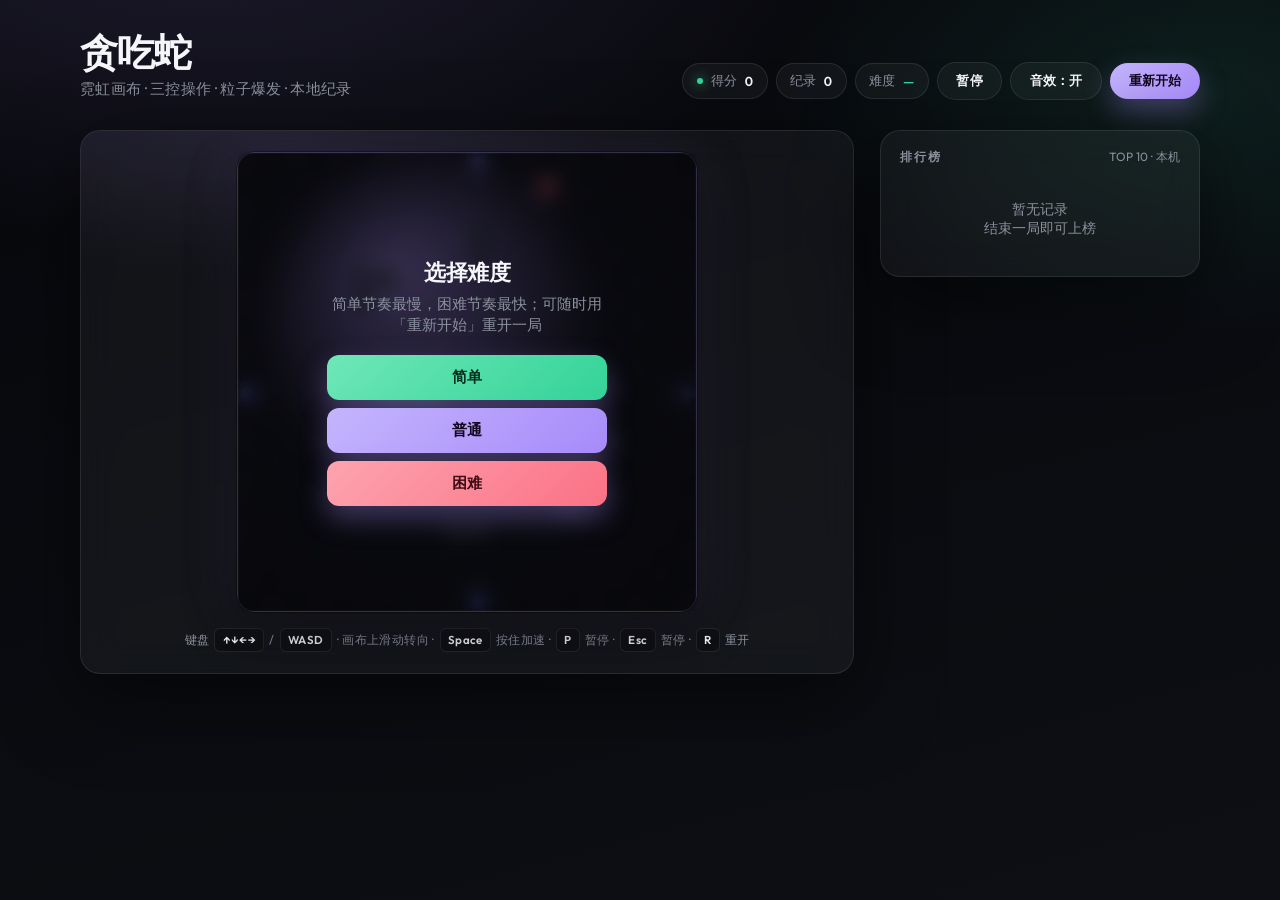
<file: index.html>
<!DOCTYPE html>
<html lang="zh-CN">

<head>
  <meta charset="UTF-8" />
  <meta name="viewport" content="width=device-width, initial-scale=1, viewport-fit=cover" />
  <meta name="mobile-web-app-capable" content="yes" />
  <title>Snake · 贪吃蛇</title>
  <link rel="preconnect" href="https://fonts.googleapis.com " />
  <link rel="preconnect" href="https://fonts.gstatic.com " crossorigin />
  <link href="https://fonts.googleapis.com/css2?family=Outfit:wght@300 ;400;500;600;700&display=swap"
    rel="stylesheet" />
  <script>
    var _hmt = _hmt || [];
    (function () {
      var hm = document.createElement("script");
      hm.src = "https://hm.baidu.com/hm.js?b14bdb9676b0642378ba231f68be6eb3";
      var s = document.getElementsByTagName("script")[0];
      s.parentNode.insertBefore(hm, s);
    })();
  </script>

  <style>
    :root {
      --bg0: #07080c;
      --bg1: #0d0f14;
      --glass: rgba(255, 255, 255, 0.045);
      --glass-b: rgba(255, 255, 255, 0.09);
      --text: #f4f6fa;
      --muted: #8b919d;
      --accent: #a78bfa;
      --accent2: #34d399;
      --danger: #fb7185;
      --canvas-bg: #0c0e14;
      --shadow: 0 24px 80px rgba(0, 0, 0, 0.55);
      --radius: 20px;
      --radius-sm: 12px;
    }

    * {
      box-sizing: border-box;
    }

    html,
    body {
      height: 100%;
    }

    html {
      -webkit-text-size-adjust: 100%;
    }

    body {
      margin: 0;
      font-family: "Outfit", system-ui, sans-serif;
      -webkit-tap-highlight-color: transparent;
      overscroll-behavior: none;
      touch-action: manipulation;
      background:
        radial-gradient(1200px 600px at 15% -10%, rgba(167, 139, 250, 0.14), transparent 55%),
        radial-gradient(900px 500px at 95% 10%, rgba(52, 211, 153, 0.1), transparent 50%),
        linear-gradient(165deg, var(--bg0), var(--bg1));
      color: var(--text);
      min-height: 100%;
      padding: clamp(1rem, 3vw, 2rem);
    }

    .shell {
      max-width: 1120px;
      margin: 0 auto;
      display: grid;
      grid-template-columns: 1fr minmax(260px, 320px);
      gap: clamp(1rem, 2vw, 1.75rem);
      align-items: start;
    }

    @media (max-width: 900px) {
      .shell {
        grid-template-columns: 1fr;
      }
    }

    header {
      grid-column: 1 / -1;
      display: flex;
      flex-wrap: wrap;
      align-items: flex-end;
      justify-content: space-between;
      gap: 1rem;
      margin-bottom: 0.25rem;
    }

    .brand {
      display: flex;
      flex-direction: column;
      gap: 0.35rem;
    }

    .brand h1 {
      margin: 0;
      font-weight: 600;
      font-size: clamp(1.75rem, 4vw, 2.35rem);
      letter-spacing: -0.03em;
      line-height: 1.1;
    }

    .brand p {
      margin: 0;
      color: var(--muted);
      font-weight: 400;
      font-size: 0.95rem;
      letter-spacing: 0.02em;
    }

    .toolbar {
      display: flex;
      flex-wrap: wrap;
      gap: 0.5rem;
      align-items: center;
    }

    .pill {
      display: inline-flex;
      align-items: center;
      gap: 0.5rem;
      padding: 0.5rem 0.85rem;
      border-radius: 999px;
      background: var(--glass);
      border: 1px solid var(--glass-b);
      font-size: 0.82rem;
      color: var(--muted);
      font-weight: 500;
    }

    .pill strong {
      color: var(--text);
      font-weight: 600;
      font-variant-numeric: tabular-nums;
    }

    .pill .dot {
      width: 6px;
      height: 6px;
      border-radius: 50%;
      background: var(--accent2);
      box-shadow: 0 0 12px var(--accent2);
    }

    button {
      font-family: inherit;
      cursor: pointer;
      border: none;
      border-radius: 999px;
      padding: 0.55rem 1.15rem;
      font-size: 0.82rem;
      font-weight: 600;
      letter-spacing: 0.02em;
      transition: transform 0.15s ease, box-shadow 0.15s ease, background 0.15s ease;
    }

    button:active {
      transform: scale(0.97);
    }

    .btn-primary {
      background: linear-gradient(135deg, #c4b5fd, var(--accent));
      color: #12081f;
      box-shadow: 0 12px 28px rgba(167, 139, 250, 0.35);
    }

    .btn-primary:hover {
      box-shadow: 0 14px 36px rgba(167, 139, 250, 0.45);
    }

    .btn-ghost {
      background: var(--glass);
      color: var(--text);
      border: 1px solid var(--glass-b);
    }

    .btn-ghost:hover {
      border-color: rgba(255, 255, 255, 0.22);
    }

    .game-card {
      background: var(--glass);
      border: 1px solid var(--glass-b);
      border-radius: var(--radius);
      box-shadow: var(--shadow);
      backdrop-filter: blur(18px);
      -webkit-backdrop-filter: blur(18px);
      padding: clamp(1rem, 2vw, 1.35rem);
      position: relative;
      overflow: hidden;
    }

    .game-card::before {
      content: "";
      position: absolute;
      inset: 0;
      background: radial-gradient(600px 240px at 20% 0%, rgba(167, 139, 250, 0.08), transparent 60%);
      pointer-events: none;
    }

    .canvas-wrap {
      position: relative;
      width: 100%;
      max-width: min(100vw - 2rem, 460px);
      margin: 0 auto;
      aspect-ratio: 1 / 1;
      border-radius: calc(var(--radius-sm) + 6px);
      overflow: hidden;
      border: 1px solid rgba(167, 139, 250, 0.22);
      box-shadow:
        inset 0 1px 0 rgba(255, 255, 255, 0.08),
        0 0 0 1px rgba(0, 0, 0, 0.35),
        0 20px 50px rgba(0, 0, 0, 0.45),
        0 0 60px rgba(167, 139, 250, 0.12);
      touch-action: none;
      user-select: none;
      -webkit-user-select: none;
    }

    .canvas-wrap.boost-hold::after {
      content: "";
      position: absolute;
      inset: 0;
      pointer-events: none;
      box-shadow: inset 0 0 40px rgba(52, 211, 153, 0.25);
      border-radius: inherit;
      animation: boostPulse 0.9s ease-in-out infinite;
    }

    @keyframes boostPulse {

      0%,
      100% {
        opacity: 0.35;
      }

      50% {
        opacity: 0.85;
      }
    }

    canvas {
      display: block;
      width: 100%;
      height: 100%;
      background: var(--canvas-bg);
    }

    .overlay {
      position: absolute;
      inset: 0;
      display: none;
      flex-direction: column;
      align-items: center;
      justify-content: center;
      padding: 1.25rem;
      text-align: center;
      background: rgba(7, 8, 12, 0.72);
      backdrop-filter: blur(10px);
      -webkit-backdrop-filter: blur(10px);
    }

    .overlay.visible {
      display: flex;
    }

    .overlay h2 {
      margin: 0 0 0.35rem;
      font-size: 1.35rem;
      font-weight: 600;
      letter-spacing: -0.02em;
    }

    .overlay .sub {
      margin: 0 0 1rem;
      color: var(--muted);
      font-size: 0.92rem;
      line-height: 1.45;
      max-width: 280px;
    }

    .overlay-actions {
      display: flex;
      flex-wrap: wrap;
      gap: 0.5rem;
      justify-content: center;
    }

    .overlay-page {
      width: 100%;
      max-width: 320px;
      display: flex;
      flex-direction: column;
      align-items: center;
    }

    .overlay-page[hidden] {
      display: none !important;
    }

    .diff-grid {
      display: grid;
      grid-template-columns: 1fr;
      gap: 0.5rem;
      width: min(280px, 100%);
      margin-top: 0.25rem;
    }

    .diff-grid button {
      width: 100%;
      border-radius: var(--radius-sm);
      padding: 0.75rem 1rem;
      font-size: 0.95rem;
    }

    .diff-grid button[data-diff="easy"] {
      background: linear-gradient(135deg, #6ee7b7, #34d399);
      color: #052e1f;
    }

    .diff-grid button[data-diff="normal"] {
      background: linear-gradient(135deg, #c4b5fd, var(--accent));
      color: #12081f;
    }

    .diff-grid button[data-diff="hard"] {
      background: linear-gradient(135deg, #fda4af, #fb7185);
      color: #3f0d16;
    }

    .name-row {
      display: flex;
      flex-direction: column;
      gap: 0.45rem;
      margin-bottom: 1rem;
      width: min(280px, 100%);
      text-align: left;
    }

    .name-row label {
      font-size: 0.72rem;
      text-transform: uppercase;
      letter-spacing: 0.12em;
      color: var(--muted);
      font-weight: 600;
    }

    .name-row input {
      width: 100%;
      border-radius: var(--radius-sm);
      border: 1px solid var(--glass-b);
      background: rgba(0, 0, 0, 0.35);
      color: var(--text);
      padding: 0.65rem 0.85rem;
      font-family: inherit;
      font-size: 0.95rem;
      outline: none;
    }

    .name-row input:focus {
      border-color: rgba(167, 139, 250, 0.55);
      box-shadow: 0 0 0 3px rgba(167, 139, 250, 0.15);
    }

    .side {
      display: flex;
      flex-direction: column;
      gap: 1rem;
    }

    .panel {
      background: var(--glass);
      border: 1px solid var(--glass-b);
      border-radius: var(--radius);
      backdrop-filter: blur(18px);
      -webkit-backdrop-filter: blur(18px);
      padding: 1.15rem 1.2rem;
      box-shadow: var(--shadow);
    }

    .panel-head {
      display: flex;
      align-items: center;
      justify-content: space-between;
      margin-bottom: 0.85rem;
    }

    .panel-head h3 {
      margin: 0;
      font-size: 0.78rem;
      font-weight: 600;
      letter-spacing: 0.14em;
      text-transform: uppercase;
      color: var(--muted);
    }

    .panel-head span {
      font-size: 0.75rem;
      color: var(--muted);
    }

    .lb-table {
      width: 100%;
      border-collapse: collapse;
      font-size: 0.88rem;
    }

    .lb-table th {
      text-align: left;
      font-weight: 500;
      color: var(--muted);
      padding: 0.35rem 0;
      border-bottom: 1px solid rgba(255, 255, 255, 0.06);
      font-size: 0.72rem;
      letter-spacing: 0.08em;
      text-transform: uppercase;
    }

    .lb-table td {
      padding: 0.55rem 0;
      border-bottom: 1px solid rgba(255, 255, 255, 0.04);
      font-variant-numeric: tabular-nums;
    }

    .lb-table tr:last-child td {
      border-bottom: none;
    }

    .rank {
      width: 2rem;
      color: var(--muted);
      font-weight: 500;
    }

    .rank.top {
      color: var(--accent2);
    }

    .player {
      font-weight: 500;
    }

    .pts {
      text-align: right;
      font-weight: 600;
      color: var(--text);
    }

    .lb-empty {
      margin: 0;
      padding: 1.25rem 0;
      text-align: center;
      color: var(--muted);
      font-size: 0.88rem;
    }

    .controls-hint {
      margin: 1rem 0 0;
      font-size: 0.78rem;
      color: var(--muted);
      line-height: 1.55;
      text-align: center;
      letter-spacing: 0.03em;
    }

    .kbd {
      display: inline-block;
      padding: 0.12rem 0.45rem;
      border-radius: 6px;
      border: 1px solid var(--glass-b);
      background: rgba(0, 0, 0, 0.25);
      font-size: 0.72rem;
      font-weight: 600;
      color: var(--text);
      margin: 0 0.1rem;
    }

    .touch-pad {
      display: none;
      margin-top: 1rem;
      padding-bottom: max(0.35rem, env(safe-area-inset-bottom, 0px));
      max-width: min(280px, 100%);
      margin-left: auto;
      margin-right: auto;
      gap: 0.35rem;
      grid-template-columns: 1fr 1fr 1fr;
      grid-template-rows: auto auto auto;
      align-items: stretch;
      justify-items: stretch;
    }

    .touch-btn {
      min-height: 48px;
      border-radius: var(--radius-sm);
      background: var(--glass);
      border: 1px solid var(--glass-b);
      color: var(--text);
      font-size: 1.15rem;
      font-weight: 600;
      display: flex;
      align-items: center;
      justify-content: center;
      padding: 0.5rem;
    }

    .touch-btn:active {
      transform: scale(0.97);
    }

    .touch-btn.touch-primary {
      background: linear-gradient(135deg, #c4b5fd, var(--accent));
      color: #12081f;
      border: none;
      font-size: 0.82rem;
    }

    .touch-up {
      grid-column: 2;
      grid-row: 1;
    }

    .touch-left {
      grid-column: 1;
      grid-row: 2;
    }

    .touch-pause {
      grid-column: 2;
      grid-row: 2;
    }

    .touch-right {
      grid-column: 3;
      grid-row: 2;
    }

    .touch-down {
      grid-column: 2;
      grid-row: 3;
    }

    .boost-bar {
      display: none;
      margin: 0.65rem auto 0;
      max-width: min(100%, 460px);
      min-height: 46px;
      align-items: center;
      justify-content: center;
      border-radius: var(--radius-sm);
      touch-action: none;
      user-select: none;
      -webkit-user-select: none;
      cursor: pointer;
      background: rgba(52, 211, 153, 0.14);
      border: 1px solid rgba(52, 211, 153, 0.28);
      color: rgba(244, 246, 250, 0.88);
      font-size: 0.82rem;
      font-weight: 600;
      letter-spacing: 0.06em;
      transition: background 0.12s ease, border-color 0.12s ease, transform 0.1s ease;
    }

    .boost-bar:active,
    .boost-bar.is-pressing {
      background: rgba(52, 211, 153, 0.28);
      border-color: rgba(52, 211, 153, 0.45);
      transform: scale(0.99);
    }

    .boost-bar .boost-bar-inner {
      pointer-events: none;
    }

    @media (pointer: coarse),
    (max-width: 720px) {
      .touch-pad {
        display: grid;
      }

      .boost-bar {
        display: flex;
      }
    }

    .touch-pad.show-always {
      display: grid;
    }

    .pill .diff-label {
      color: var(--accent2);
    }
  </style>
</head>

<body>
  <div class="shell">
    <header>
      <div class="brand">
        <h1>贪吃蛇</h1>
        <p>霓虹画布 · 三控操作 · 粒子爆发 · 本地纪录</p>
      </div>
      <div class="toolbar">
        <div class="pill"><span class="dot" aria-hidden="true"></span>得分 <strong id="score">0</strong></div>
        <div class="pill">纪录 <strong id="best">0</strong></div>
        <div class="pill" id="pillDifficulty" hidden>难度 <strong class="diff-label" id="diffLabel">—</strong></div>
        <button type="button" class="btn-ghost" id="btnPause">暂停</button>
        <button type="button" class="btn-ghost" id="btnSound" aria-pressed="false">音效：开</button>
        <button type="button" class="btn-primary" id="btnRestart">重新开始</button>
      </div>
    </header>

    <div class="game-card">
      <div class="canvas-wrap" id="canvasWrap">
        <canvas id="game" width="360" height="360" aria-label="贪吃蛇游戏画布"></canvas>
        <div class="overlay visible" id="overlay" role="dialog" aria-modal="true" aria-labelledby="diffTitle">
          <div class="overlay-page" id="pageDifficulty">
            <h2 id="diffTitle">选择难度</h2>
            <p class="sub">简单节奏最慢，困难节奏最快；可随时用「重新开始」重开一局</p>
            <div class="diff-grid">
              <button type="button" class="btn-primary" data-diff="easy" id="btnDiffEasy">简单</button>
              <button type="button" class="btn-primary" data-diff="normal" id="btnDiffNormal">普通</button>
              <button type="button" class="btn-primary" data-diff="hard" id="btnDiffHard">困难</button>
            </div>
          </div>
          <div class="overlay-page" id="pageStandard" hidden>
            <h2 id="overlayTitle">暂停</h2>
            <p class="sub" id="overlayMsg">点击继续或按 P</p>
            <div class="overlay-actions" id="overlayDefaultActions">
              <button type="button" class="btn-primary" id="btnOverlay">继续</button>
            </div>
          </div>
          <div class="overlay-page" id="overlayGameOver" hidden>
            <h2 id="overlayTitleGo" style="margin:0 0 0.35rem;font-size:1.35rem;font-weight:600;">游戏结束</h2>
            <p class="sub" id="goScoreLine"></p>
            <div class="name-row">
              <label for="playerName">昵称（上榜用）</label>
              <input id="playerName" type="text" maxlength="12" placeholder="例如 Nova" autocomplete="off"
                enterkeyhint="done" />
            </div>
            <div class="overlay-actions">
              <button type="button" class="btn-primary" id="btnSaveLb">保存成绩</button>
              <button type="button" class="btn-ghost" id="btnSkipLb">跳过</button>
            </div>
          </div>
        </div>
      </div>
      <div class="boost-bar" id="boostBar" role="button" tabindex="0" aria-label="按住此处加速">
        <span class="boost-bar-inner">按住加速</span>
      </div>
      <div class="touch-pad" id="touchPad" aria-label="方向与暂停">
        <button type="button" class="touch-btn touch-up" id="touchUp" aria-label="向上">↑</button>
        <button type="button" class="touch-btn touch-left" id="touchLeft" aria-label="向左">←</button>
        <button type="button" class="touch-btn touch-primary touch-pause" id="touchPause" aria-label="暂停或继续">暂停</button>
        <button type="button" class="touch-btn touch-right" id="touchRight" aria-label="向右">→</button>
        <button type="button" class="touch-btn touch-down" id="touchDown" aria-label="向下">↓</button>
      </div>
      <p class="controls-hint" id="controlsHint">
        键盘 <span class="kbd">↑↓←→</span> / <span class="kbd">WASD</span>
        · 画布上滑动转向
        · <span class="kbd">Space</span> 按住加速
        · <span class="kbd">P</span> 暂停 · <span class="kbd">Esc</span> 暂停 · <span class="kbd">R</span> 重开
        <span id="controlsHintTouch" hidden><br />触控：虚拟方向键 + 在画面上滑动转向；按住下方半透明条加速</span>
      </p>
    </div>

    <aside class="side">
      <div class="panel">
        <div class="panel-head">
          <h3>排行榜</h3>
          <span>TOP 10 · 本机</span>
        </div>
        <table class="lb-table" id="lbTable" aria-label="本地排行榜">
          <thead>
            <tr>
              <th>#</th>
              <th>玩家</th>
              <th style="text-align:right">分数</th>
            </tr>
          </thead>
          <tbody id="lbBody"></tbody>
        </table>
        <p class="lb-empty" id="lbEmpty" style="display:none;">暂无记录<br />结束一局即可上榜</p>
      </div>
    </aside>
  </div>

  <script>
    // ========== MODEL ==========
    class SnakeModel {
      constructor() {
        this.COLS = 20;
        this.ROWS = 20;
        this.SNAKE_CAP = this.COLS * this.ROWS;
        this.snakeX = new Int16Array(this.SNAKE_CAP);
        this.snakeY = new Int16Array(this.SNAKE_CAP);
        this.snakeHead = 0;
        this.snakeTail = 0;
        this.snakeLen = 0;

        this.LOGICAL = 360;
        this.CELL = this.LOGICAL / this.COLS;

        this.BOOST_TICK_MUL = 0.52;
        this.SWIPE_MIN_PX = 28;

        this.boostKey = false;
        this.boostPointer = false;
        this.boostBarHeld = false;

        this.particles = [];

        this.FIXED_OBSTACLES = [
          { x: 5, y: 5 },
          { x: 5, y: 6 },
          { x: 6, y: 5 },
          { x: 14, y: 14 },
          { x: 14, y: 15 },
          { x: 15, y: 14 },
          { x: 10, y: 3 },
          { x: 10, y: 4 },
          { x: 9, y: 16 },
          { x: 10, y: 16 },
        ];
        this.fixedObstacleSet = new Set(this.FIXED_OBSTACLES.map((o) => o.x + "," + o.y));

        // 传送门：四条边中点
        this.PORTAL_POSITIONS = [
          { x: 0, y: Math.floor(this.ROWS / 2) },
          { x: this.COLS - 1, y: Math.floor(this.ROWS / 2) },
          { x: Math.floor(this.COLS / 2), y: 0 },
          { x: Math.floor(this.COLS / 2), y: this.ROWS - 1 },
        ];
        this.portalCooldownUntil = 0;
        this.portalCooldownMs = 1000;

        this.BEST_KEY = "snake-best-score";
        this.LB_KEY = "snake-leaderboard-v2";
        this.MUTE_KEY = "snake-sound-muted";

        this.DIFF = {
          easy: { start: 200, min: 105, step: 1 },
          normal: { start: 130, min: 72, step: 2 },
          hard: { start: 82, min: 42, step: 3 },
        };
        this.DIFF_NAMES = { easy: "简单", normal: "普通", hard: "困难" };

        this.dir = { x: 1, y: 0 };
        this.nextDir = { x: 1, y: 0 };
        this.food = { x: 0, y: 0 };
        this.score = 0;
        this.tickMs = 130;

        this.running = false;
        this.paused = false;
        this.gameOver = false;
        this.difficultyChosen = false;
        this.currentDifficulty = "normal";
        this.soundMuted = localStorage.getItem(this.MUTE_KEY) === "1";
        this.audioCtx = null;
        this.pendingLbScore = null;

        this.obstacleIntervalId = null;
        this.tempObstacle = null;
        this.pauseObstacleAnchor = null;
      }

      setWorldSize(logical, cell) {
        this.LOGICAL = logical;
        this.CELL = cell;
      }

      isBoosting() {
        return (this.boostKey || this.boostPointer || this.boostBarHeld) && this.running && !this.paused && !this.gameOver && this.difficultyChosen;
      }

      snakeHeadPos() {
        return { x: this.snakeX[this.snakeHead], y: this.snakeY[this.snakeHead] };
      }

      iterateSnakeSegments(cb) {
        if (this.snakeLen <= 0) return;
        let i = this.snakeTail;
        for (let k = 0; k < this.snakeLen; k++) {
          const isHead = k === this.snakeLen - 1;
          cb(this.snakeX[i], this.snakeY[i], isHead);
          if (i === this.snakeHead) break;
          i = (i + 1) % this.SNAKE_CAP;
        }
      }

      addSnakeCellsToOccSet(occ) {
        this.iterateSnakeSegments((x, y) => {
          occ.add(x + "," + y);
        });
      }

      stopObstacleSpawner() {
        if (this.obstacleIntervalId != null) {
          clearInterval(this.obstacleIntervalId);
          this.obstacleIntervalId = null;
        }
        this.tempObstacle = null;
        this.pauseObstacleAnchor = null;
      }

      startObstacleSpawner() {
        this.stopObstacleSpawner();
        this.obstacleIntervalId = setInterval(() => this.spawnTempObstacle(), 5000);
      }

      notePauseForObstacles() {
        this.pauseObstacleAnchor = performance.now();
      }

      resumeObstacleAfterPause() {
        if (this.pauseObstacleAnchor == null) return;
        const dt = performance.now() - this.pauseObstacleAnchor;
        if (this.tempObstacle) this.tempObstacle.until += dt;
        this.pauseObstacleAnchor = null;
      }

      spawnTempObstacle() {
        if (!this.running || this.paused || this.gameOver || !this.difficultyChosen) return;
        const occ = new Set();
        this.addSnakeCellsToOccSet(occ);
        occ.add(this.food.x + "," + this.food.y);
        for (const k of this.fixedObstacleSet) occ.add(k);
        if (this.tempObstacle) occ.add(this.tempObstacle.x + "," + this.tempObstacle.y);
        // 临时障碍物不能生成在传送门位置
        for (const p of this.PORTAL_POSITIONS) occ.add(p.x + "," + p.y);
        const free = [];
        for (let x = 0; x < this.COLS; x++) {
          for (let y = 0; y < this.ROWS; y++) {
            const key = x + "," + y;
            if (!occ.has(key)) free.push({ x, y });
          }
        }
        if (!free.length) return;
        const pick = free[this.randInt(free.length)];
        this.tempObstacle = { x: pick.x, y: pick.y, until: performance.now() + 3000 };
      }

      tempObstacleActive() {
        if (!this.tempObstacle) return false;
        if (this.paused) return true;
        return performance.now() < this.tempObstacle.until;
      }

      expireTempObstacle() {
        if (this.tempObstacle && performance.now() >= this.tempObstacle.until) {
          this.tempObstacle = null;
        }
      }

      blockedByObstacle(nh) {
        if (this.fixedObstacleSet.has(nh.x + "," + nh.y)) return true;
        if (this.tempObstacle && performance.now() < this.tempObstacle.until && nh.x === this.tempObstacle.x && nh.y === this.tempObstacle.y) return true;
        return false;
      }

      // 传送门相关
      isPortalBlocked(p) {
        if (this.fixedObstacleSet.has(p.x + "," + p.y)) return true;
        if (this.tempObstacle && this.tempObstacleActive() && this.tempObstacle.x === p.x && this.tempObstacle.y === p.y) return true;
        return false;
      }

      getActivePortals() {
        return this.PORTAL_POSITIONS.filter(p => !this.isPortalBlocked(p));
      }

      tryTeleport() {
        const now = performance.now();
        if (now < this.portalCooldownUntil) return false;

        const head = this.snakeHeadPos();
        const activePortals = this.getActivePortals();
        const onPortal = activePortals.find(p => p.x === head.x && p.y === head.y);
        if (!onPortal) return false;

        // 候选出口：排除当前所在传送门
        const exits = activePortals.filter(p => p.x !== head.x || p.y !== head.y);
        if (!exits.length) return false;

        // 随机打乱
        for (let i = exits.length - 1; i > 0; i--) {
          const j = Math.floor(Math.random() * (i + 1));
          [exits[i], exits[j]] = [exits[j], exits[i]];
        }

        // 收集蛇身占据（排除蛇头，因为蛇头即将离开）
        const bodySet = new Set();
        if (this.snakeLen > 1) {
          let i = this.snakeTail;
          for (let k = 0; k < this.snakeLen - 1; k++) {
            bodySet.add(this.snakeX[i] + "," + this.snakeY[i]);
            i = (i + 1) % this.SNAKE_CAP;
          }
        }

        for (const exit of exits) {
          if (!bodySet.has(exit.x + "," + exit.y)) {
            this.snakeX[this.snakeHead] = exit.x;
            this.snakeY[this.snakeHead] = exit.y;
            // 根据出口位置调整方向，使其朝向棋盘内部
            if (exit.x === 0) this.nextDir = { x: 1, y: 0 };
            else if (exit.x === this.COLS - 1) this.nextDir = { x: -1, y: 0 };
            else if (exit.y === 0) this.nextDir = { x: 0, y: 1 };
            else if (exit.y === this.ROWS - 1) this.nextDir = { x: 0, y: -1 };
            this.portalCooldownUntil = now + this.portalCooldownMs;
            return true;
          }
        }
        return false;
      }

      getAudio() {
        if (!this.audioCtx) {
          const AC = window.AudioContext || window.webkitAudioContext;
          if (!AC) return null;
          this.audioCtx = new AC();
        }
        return this.audioCtx;
      }

      resumeAudio() {
        const ctx = this.getAudio();
        if (ctx && ctx.state === "suspended") ctx.resume().catch(() => { });
      }

      playTone(freq, dur, vol, type) {
        if (this.soundMuted) return;
        const ctx = this.getAudio();
        if (!ctx) return;
        const t0 = ctx.currentTime;
        const osc = ctx.createOscillator();
        const g = ctx.createGain();
        osc.type = type || "sine";
        osc.frequency.setValueAtTime(freq, t0);
        g.gain.setValueAtTime(vol, t0);
        g.gain.exponentialRampToValueAtTime(0.0008, t0 + dur);
        osc.connect(g);
        g.connect(ctx.destination);
        osc.start(t0);
        osc.stop(t0 + dur + 0.02);
      }

      sfxEat() {
        this.resumeAudio();
        this.playTone(520, 0.05, 0.06, "triangle");
        setTimeout(() => this.playTone(784, 0.07, 0.06, "triangle"), 45);
      }

      sfxDie() {
        this.resumeAudio();
        this.playTone(185, 0.12, 0.09, "sawtooth");
        setTimeout(() => this.playTone(95, 0.22, 0.1, "sawtooth"), 90);
      }

      sfxPause() {
        this.resumeAudio();
        this.playTone(330, 0.06, 0.04, "sine");
      }

      sfxStart() {
        this.resumeAudio();
        this.playTone(440, 0.06, 0.045, "sine");
        setTimeout(() => this.playTone(554, 0.08, 0.045, "sine"), 70);
      }

      sfxTeleport() {
        this.resumeAudio();
        this.playTone(660, 0.08, 0.05, "sine");
        setTimeout(() => this.playTone(880, 0.1, 0.04, "sine"), 60);
      }

      loadLeaderboard() {
        try {
          const raw = localStorage.getItem(this.LB_KEY);
          const arr = raw ? JSON.parse(raw) : [];
          return Array.isArray(arr) ? arr : [];
        } catch {
          return [];
        }
      }

      saveLeaderboard(rows) {
        localStorage.setItem(this.LB_KEY, JSON.stringify(rows.slice(0, 10)));
      }

      loadBest() {
        const v = parseInt(localStorage.getItem(this.BEST_KEY) || "0", 10);
        return Number.isFinite(v) ? v : 0;
      }

      updateHighScore(currentScore) {
        const best = this.loadBest();
        if (currentScore > best) {
          localStorage.setItem(this.BEST_KEY, String(currentScore));
          return currentScore;
        }
        return best;
      }

      randInt(n) {
        return Math.floor(Math.random() * n);
      }

      spawnEatParticles(cx, cy) {
        const n = 22 + this.randInt(14);
        for (let i = 0; i < n; i++) {
          const a = Math.random() * Math.PI * 2;
          const sp = this.LOGICAL * 0.0055 * (1.1 + Math.random() * 2.4);
          const roll = Math.random();
          const rgb = roll < 0.38 ? "167,139,250" : roll < 0.72 ? "52,211,153" : "251,113,133";
          this.particles.push({
            x: cx,
            y: cy,
            vx: Math.cos(a) * sp,
            vy: Math.sin(a) * sp,
            life: 1,
            rgb,
          });
        }
      }

      spawnTeleportParticles(cx, cy) {
        const n = 16 + this.randInt(10);
        for (let i = 0; i < n; i++) {
          const a = Math.random() * Math.PI * 2;
          const sp = this.LOGICAL * 0.004 * (1.2 + Math.random() * 2.0);
          this.particles.push({
            x: cx,
            y: cy,
            vx: Math.cos(a) * sp,
            vy: Math.sin(a) * sp,
            life: 1,
            rgb: "139,92,246",
          });
        }
      }

      stepParticles(dt) {
        if (!this.particles.length) return;
        const decay = dt * 0.0011;
        for (const p of this.particles) {
          p.x += p.vx;
          p.y += p.vy;
          p.vx *= 0.965;
          p.vy *= 0.965;
          p.life -= decay;
        }
        this.particles = this.particles.filter((p) => p.life > 0.03);
      }

      emptyCell() {
        const occupied = new Set();
        this.addSnakeCellsToOccSet(occupied);
        for (const k of this.fixedObstacleSet) occupied.add(k);
        if (this.tempObstacleActive()) occupied.add(this.tempObstacle.x + "," + this.tempObstacle.y);
        // 食物不能生成在传送门位置
        for (const p of this.PORTAL_POSITIONS) occupied.add(p.x + "," + p.y);
        let x, y, guard = 0;
        do {
          x = this.randInt(this.COLS);
          y = this.randInt(this.ROWS);
          guard++;
        } while (occupied.has(x + "," + y) && guard < this.COLS * this.ROWS * 3);
        return { x, y };
      }

      tickCfg() {
        return this.DIFF[this.currentDifficulty] || this.DIFF.normal;
      }

      opposite(a, b) {
        return a.x === -b.x && a.y === -b.y;
      }

      moveSnake() {
        if (!this.running || this.paused || this.gameOver) {
          return { moved: false, ate: false };
        }

        this.dir = { ...this.nextDir };
        const head = this.snakeHeadPos();
        const nh = { x: head.x + this.dir.x, y: head.y + this.dir.y };

        if (nh.x < 0 || nh.x >= this.COLS || nh.y < 0 || nh.y >= this.ROWS) {
          this.gameOver = true;
          return { moved: false, ate: false, gameOver: true, reason: "撞墙" };
        }

        if (this.blockedByObstacle(nh)) {
          this.gameOver = true;
          return { moved: false, ate: false, gameOver: true, reason: "撞到障碍" };
        }

        const eating = nh.x === this.food.x && nh.y === this.food.y;

        let i = eating ? this.snakeTail : (this.snakeTail + 1) % this.SNAKE_CAP;
        while (true) {
          if (this.snakeX[i] === nh.x && this.snakeY[i] === nh.y) {
            this.gameOver = true;
            return { moved: false, ate: false, gameOver: true, reason: "咬到自己" };
          }
          if (i === this.snakeHead) break;
          i = (i + 1) % this.SNAKE_CAP;
        }

        if (eating && this.snakeLen >= this.SNAKE_CAP) {
          this.gameOver = true;
          return { moved: false, ate: false, gameOver: true, reason: "蛇身占满棋盘" };
        }

        const newHeadIdx = (this.snakeHead + 1) % this.SNAKE_CAP;
        this.snakeX[newHeadIdx] = nh.x;
        this.snakeY[newHeadIdx] = nh.y;
        this.snakeHead = newHeadIdx;

        if (eating) {
          this.score += 10;
          this.snakeLen++;
          this.food = this.emptyCell();
          const cfg = this.tickCfg();
          this.tickMs = Math.max(cfg.min, this.tickMs - cfg.step);
          return { moved: true, ate: true, gameOver: false };
        } else {
          this.snakeTail = (this.snakeTail + 1) % this.SNAKE_CAP;
          return { moved: true, ate: false, gameOver: false };
        }
      }

      resetGameData() {
        this.stopObstacleSpawner();
        this.particles = [];
        this.boostKey = false;
        this.boostPointer = false;
        this.boostBarHeld = false;
        this.portalCooldownUntil = 0;

        this.snakeLen = 3;
        this.snakeTail = 0;
        this.snakeHead = 2;
        this.snakeX[0] = 6;
        this.snakeY[0] = 10;
        this.snakeX[1] = 7;
        this.snakeY[1] = 10;
        this.snakeX[2] = 8;
        this.snakeY[2] = 10;
        this.dir = { x: 1, y: 0 };
        this.nextDir = { ...this.dir };
        this.score = 0;
        this.paused = false;
        this.gameOver = false;
        this.food = this.emptyCell();

        if (!this.difficultyChosen) {
          this.tickMs = this.DIFF.normal.start;
          this.running = false;
          return;
        }

        const cfg = this.tickCfg();
        this.tickMs = cfg.start;
        this.running = true;
      }
    }

    // ========== VIEW ==========
    class SnakeView {
      constructor(model) {
        this.model = model;
        this.canvas = document.getElementById("game");
        this.ctx = this.canvas.getContext("2d");
        this.canvasWrap = document.getElementById("canvasWrap");
        this.boostBar = document.getElementById("boostBar");

        this.scoreEl = document.getElementById("score");
        this.bestEl = document.getElementById("best");
        this.overlay = document.getElementById("overlay");
        this.overlayTitle = document.getElementById("overlayTitle");
        this.overlayMsg = document.getElementById("overlayMsg");
        this.overlayDefaultActions = document.getElementById("overlayDefaultActions");
        this.btnOverlay = document.getElementById("btnOverlay");
        this.btnRestart = document.getElementById("btnRestart");
        this.btnPause = document.getElementById("btnPause");
        this.btnSound = document.getElementById("btnSound");
        this.pageDifficulty = document.getElementById("pageDifficulty");
        this.pageStandard = document.getElementById("pageStandard");
        this.pillDifficulty = document.getElementById("pillDifficulty");
        this.diffLabel = document.getElementById("diffLabel");
        this.controlsHintTouch = document.getElementById("controlsHintTouch");
        this.touchUp = document.getElementById("touchUp");
        this.touchDown = document.getElementById("touchDown");
        this.touchLeft = document.getElementById("touchLeft");
        this.touchRight = document.getElementById("touchRight");
        this.touchPause = document.getElementById("touchPause");
        this.lbBody = document.getElementById("lbBody");
        this.lbEmpty = document.getElementById("lbEmpty");
        this.lbTable = document.getElementById("lbTable");
        this.overlayGameOver = document.getElementById("overlayGameOver");
        this.goScoreLine = document.getElementById("goScoreLine");
        this.playerName = document.getElementById("playerName");
        this.btnSaveLb = document.getElementById("btnSaveLb");
        this.btnSkipLb = document.getElementById("btnSkipLb");

        this.LOGICAL = 360;
        this.CELL = this.LOGICAL / this.model.COLS;
        this.applyCanvasResolution();
      }

      applyCanvasResolution() {
        const rect = this.canvasWrap.getBoundingClientRect();
        let w = Math.floor(rect.width);
        if (!w || w < 200) w = 280;
        w = Math.min(w, 560);
        this.LOGICAL = w;
        this.CELL = this.LOGICAL / this.model.COLS;
        const dpr = Math.min(2, window.devicePixelRatio || 1);
        this.canvas.width = Math.round(this.LOGICAL * dpr);
        this.canvas.height = Math.round(this.LOGICAL * dpr);
        this.ctx.setTransform(1, 0, 0, 1, 0, 0);
        this.ctx.scale(dpr, dpr);
      }

      updateScoreUI(score) {
        this.scoreEl.textContent = String(score);
      }

      updateHighScoreUI(best) {
        this.bestEl.textContent = String(best);
      }

      updateDiffLabel(name) {
        this.diffLabel.textContent = name;
        this.pillDifficulty.hidden = false;
      }

      hideDiffPill() {
        this.pillDifficulty.hidden = true;
      }

      renderLeaderboard(rows) {
        rows = rows
          .filter((r) => r && typeof r.score === "number")
          .sort((a, b) => b.score - a.score)
          .slice(0, 10);

        this.lbBody.textContent = "";
        if (!rows.length) {
          this.lbTable.style.display = "none";
          this.lbEmpty.style.display = "block";
          return;
        }
        this.lbTable.style.display = "table";
        this.lbEmpty.style.display = "none";

        rows.forEach((r, i) => {
          const tr = document.createElement("tr");
          const rankTd = document.createElement("td");
          rankTd.className = "rank" + (i < 3 ? " top" : "");
          rankTd.textContent = String(i + 1);
          const nameTd = document.createElement("td");
          nameTd.className = "player";
          nameTd.textContent = String(r.name || "匿名").slice(0, 12);
          const scTd = document.createElement("td");
          scTd.className = "pts";
          scTd.textContent = String(r.score);
          tr.append(rankTd, nameTd, scTd);
          this.lbBody.appendChild(tr);
        });
      }

      showStartScreen() {
        this.pageDifficulty.hidden = false;
        this.pageStandard.hidden = true;
        this.overlayGameOver.hidden = true;
        this.overlay.classList.add("visible");
      }

      showPauseScreen(title, msg) {
        this.overlayTitle.textContent = title;
        this.overlayMsg.textContent = msg;
        this.btnOverlay.style.display = "inline-flex";
        this.pageDifficulty.hidden = true;
        this.overlayGameOver.hidden = true;
        this.pageStandard.hidden = false;
        this.overlay.classList.add("visible");
      }

      showGameOverScreen(reason, score) {
        this.pageDifficulty.hidden = true;
        this.pageStandard.hidden = true;
        this.overlayGameOver.hidden = false;
        this.goScoreLine.textContent = reason + " · 本局 " + score + " 分";
        this.overlay.classList.add("visible");
      }

      hideOverlay() {
        this.overlay.classList.remove("visible");
        this.pageDifficulty.hidden = true;
        this.pageStandard.hidden = true;
        this.overlayGameOver.hidden = true;
        this.overlayMsg.style.display = "block";
        this.overlayDefaultActions.style.display = "flex";
      }

      syncBoostUi(isBoosting, isBarHeld) {
        this.canvasWrap.classList.toggle("boost-hold", isBoosting);
        if (this.boostBar) this.boostBar.classList.toggle("is-pressing", isBarHeld);
      }

      syncPauseLabels(isPaused) {
        const t = isPaused ? "继续" : "暂停";
        this.btnPause.textContent = t;
        this.touchPause.textContent = t;
        this.touchPause.setAttribute("aria-label", isPaused ? "继续游戏" : "暂停游戏");
      }

      syncSoundButton(isMuted) {
        this.btnSound.textContent = isMuted ? "音效：关" : "音效：开";
        this.btnSound.setAttribute("aria-pressed", isMuted ? "true" : "false");
      }

      syncTouchHint() {
        const mq = window.matchMedia("(pointer: coarse), (max-width: 720px)");
        this.controlsHintTouch.hidden = !mq.matches;
      }

      focusPlayerName() {
        try {
          this.playerName.focus({ preventScroll: true });
        } catch {
          this.playerName.focus();
        }
      }

      roundCellRect(x, y, pad, rMul) {
        const px = x * this.CELL + pad;
        const py = y * this.CELL + pad;
        const s = this.CELL - pad * 2;
        const r = Math.min(this.CELL * 0.32, s * (rMul || 0.28));
        return { px, py, s, r };
      }

      drawBoard() {
        const bg = getComputedStyle(document.documentElement).getPropertyValue("--canvas-bg").trim() || "#0c0e14";
        const g = this.ctx.createRadialGradient(
          this.LOGICAL * 0.35,
          this.LOGICAL * 0.25,
          0,
          this.LOGICAL * 0.5,
          this.LOGICAL * 0.5,
          this.LOGICAL * 0.85
        );
        g.addColorStop(0, "rgba(167, 139, 250, 0.09)");
        g.addColorStop(0.45, bg);
        g.addColorStop(1, "#05060a");
        this.ctx.fillStyle = g;
        this.ctx.fillRect(0, 0, this.LOGICAL, this.LOGICAL);

        const t0 = (x, y) => ((x + y) & 1) === 0;
        for (let x = 0; x < this.model.COLS; x++) {
          for (let y = 0; y < this.model.ROWS; y++) {
            if (t0(x, y)) {
              this.ctx.fillStyle = "rgba(255,255,255,0.018)";
              this.ctx.fillRect(x * this.CELL, y * this.CELL, this.CELL, this.CELL);
            }
          }
        }

        this.ctx.strokeStyle = "rgba(255,255,255,0.04)";
        this.ctx.lineWidth = 1;
        for (let x = 0; x <= this.model.COLS; x++) {
          this.ctx.beginPath();
          this.ctx.moveTo(x * this.CELL + 0.5, 0);
          this.ctx.lineTo(x * this.CELL + 0.5, this.LOGICAL);
          this.ctx.stroke();
        }
        for (let y = 0; y <= this.model.ROWS; y++) {
          this.ctx.beginPath();
          this.ctx.moveTo(0, y * this.CELL + 0.5);
          this.ctx.lineTo(this.LOGICAL, y * this.CELL + 0.5);
          this.ctx.stroke();
        }

        this.ctx.strokeStyle = "rgba(255,255,255,0.14)";
        this.ctx.strokeRect(0.5, 0.5, this.LOGICAL - 1, this.LOGICAL - 1);
      }

      drawFixedObstacles() {
        for (const o of this.model.FIXED_OBSTACLES) {
          const { px, py, s, r } = this.roundCellRect(o.x, o.y, this.CELL * 0.12, 0.22);
          const grd = this.ctx.createLinearGradient(px, py, px + s, py + s);
          grd.addColorStop(0, "#4b5563");
          grd.addColorStop(1, "#1f2937");
          this.ctx.fillStyle = grd;
          this.ctx.beginPath();
          this.ctx.roundRect(px, py, s, s, r);
          this.ctx.fill();
          this.ctx.strokeStyle = "rgba(255,255,255,0.12)";
          this.ctx.lineWidth = 1;
          this.ctx.stroke();
        }
      }

      drawTempObstacle() {
        if (!this.model.tempObstacleActive()) return;
        const o = this.model.tempObstacle;
        const pulse = 0.85 + 0.15 * Math.sin(performance.now() / 220);
        const { px, py, s, r } = this.roundCellRect(o.x, o.y, this.CELL * 0.1, 0.26);
        const grd = this.ctx.createRadialGradient(px + s * 0.35, py + s * 0.35, 0, px + s * 0.5, py + s * 0.5, s * 0.75);
        grd.addColorStop(0, `rgba(251, 191, 36, ${0.55 * pulse})`);
        grd.addColorStop(0.6, `rgba(249, 115, 22, ${0.85 * pulse})`);
        grd.addColorStop(1, "rgba(185, 28, 28, 0.95)");
        this.ctx.fillStyle = grd;
        this.ctx.beginPath();
        this.ctx.roundRect(px, py, s, s, r);
        this.ctx.fill();
        this.ctx.strokeStyle = "rgba(255,255,255,0.35)";
        this.ctx.lineWidth = 1.25;
        this.ctx.stroke();
      }

      drawFood() {
        const { px, py, s, r } = this.roundCellRect(this.model.food.x, this.model.food.y, this.CELL * 0.14, 0.3);
        const breathe = 1 + 0.04 * Math.sin(performance.now() / 350);
        const cx = px + s / 2;
        const cy = py + s / 2;
        const rs = (s / 2) * breathe;
        this.ctx.save();
        this.ctx.shadowBlur = this.CELL * 0.55;
        this.ctx.shadowColor = "rgba(251, 113, 133, 0.75)";
        const rg = this.ctx.createRadialGradient(cx - rs * 0.25, cy - rs * 0.25, 0, cx, cy, rs * 1.2);
        rg.addColorStop(0, "#ffe4e6");
        rg.addColorStop(0.4, "#fb7185");
        rg.addColorStop(1, "#9f1239");
        this.ctx.fillStyle = rg;
        this.ctx.beginPath();
        this.ctx.roundRect(px, py, s, s, r);
        this.ctx.fill();
        this.ctx.shadowBlur = 0;
        this.ctx.strokeStyle = "rgba(255,255,255,0.35)";
        this.ctx.lineWidth = 1.15;
        this.ctx.stroke();
        this.ctx.restore();
      }

      drawSnakeEyes(px, py, s, face) {
        const ex = s * 0.22;
        const ey = s * 0.28;
        const er = Math.max(1.8, s * 0.11);
        let ox = 0;
        let oy = 0;
        if (face.x === 1) ox = s * 0.12;
        if (face.x === -1) ox = -s * 0.12;
        if (face.y === 1) oy = s * 0.12;
        if (face.y === -1) oy = -s * 0.12;
        const bx = px + s * 0.5 + ox;
        const by = py + s * 0.42 + oy;
        this.ctx.fillStyle = "#f8fafc";
        this.ctx.beginPath();
        this.ctx.arc(bx - ex, by, er, 0, Math.PI * 2);
        this.ctx.arc(bx + ex, by, er, 0, Math.PI * 2);
        this.ctx.fill();
        this.ctx.fillStyle = "#0f172a";
        const pup = s * 0.045;
        this.ctx.beginPath();
        this.ctx.arc(bx - ex + face.x * pup * 0.5, by + face.y * pup * 0.5, er * 0.45, 0, Math.PI * 2);
        this.ctx.arc(bx + ex + face.x * pup * 0.5, by + face.y * pup * 0.5, er * 0.45, 0, Math.PI * 2);
        this.ctx.fill();
      }

      drawSnake() {
        const face = this.model.nextDir.x || this.model.nextDir.y ? this.model.nextDir : this.model.dir;
        const n = this.model.snakeLen;
        if (n <= 0) return;
        this.ctx.save();
        const glowLayers = [
          { blur: this.CELL * 0.95, col: "rgba(167, 139, 250, 0.28)" },
          { blur: this.CELL * 0.42, col: "rgba(52, 211, 153, 0.42)" },
        ];
        for (const gl of glowLayers) {
          this.ctx.shadowBlur = gl.blur;
          this.ctx.shadowColor = gl.col;
          for (let k = 0; k < n; k++) {
            const idx = (this.model.snakeTail + k) % this.model.SNAKE_CAP;
            const sx = this.model.snakeX[idx];
            const sy = this.model.snakeY[idx];
            const isHead = k === n - 1;
            const pad = isHead ? this.CELL * 0.11 : this.CELL * 0.13;
            const { px, py, s, r } = this.roundCellRect(sx, sy, pad, isHead ? 0.3 : 0.26);
            const t = n <= 1 ? 0 : (n - 1 - k) / (n - 1);
            const lg = this.ctx.createLinearGradient(px - s * 0.15, py, px + s * 1.1, py + s * 1.05);
            lg.addColorStop(0, `rgba(196, 181, 253, ${0.45 + t * 0.35})`);
            lg.addColorStop(0.5, `rgba(45, 212, 191, ${0.4 + t * 0.38})`);
            lg.addColorStop(1, `rgba(244, 114, 182, ${0.35 + t * 0.4})`);
            this.ctx.fillStyle = lg;
            this.ctx.beginPath();
            this.ctx.roundRect(px, py, s, s, r);
            this.ctx.fill();
          }
        }
        this.ctx.shadowBlur = 0;
        for (let k = 0; k < n; k++) {
          const idx = (this.model.snakeTail + k) % this.model.SNAKE_CAP;
          const sx = this.model.snakeX[idx];
          const sy = this.model.snakeY[idx];
          const isHead = k === n - 1;
          const pad = isHead ? this.CELL * 0.11 : this.CELL * 0.13;
          const { px, py, s, r } = this.roundCellRect(sx, sy, pad, isHead ? 0.3 : 0.26);
          const t = n <= 1 ? 0 : (n - 1 - k) / (n - 1);
          const lg = this.ctx.createLinearGradient(px - s * 0.25, py - s * 0.2, px + s * 1.05, py + s * 1.15);
          if (isHead) {
            lg.addColorStop(0, "#f5d0fe");
            lg.addColorStop(0.42, "#34d399");
            lg.addColorStop(1, "#059669");
          } else {
            lg.addColorStop(0, `rgba(167, 139, 250, ${0.82 - t * 0.28})`);
            lg.addColorStop(0.48, `rgba(52, 211, 153, ${0.55 + t * 0.32})`);
            lg.addColorStop(1, `rgba(244, 114, 182, ${0.62 - t * 0.18})`);
          }
          this.ctx.fillStyle = lg;
          this.ctx.beginPath();
          this.ctx.roundRect(px, py, s, s, r);
          this.ctx.fill();
          this.ctx.strokeStyle = isHead ? "rgba(255,255,255,0.5)" : "rgba(255,255,255,0.16)";
          this.ctx.lineWidth = isHead ? 1.65 : 1.05;
          this.ctx.stroke();
          if (isHead) this.drawSnakeEyes(px, py, s, face);
        }
        this.ctx.restore();
      }

      drawPortals() {
        const now = performance.now();
        const active = this.model.getActivePortals();
        const cooldownRemaining = Math.max(0, this.model.portalCooldownUntil - now);

        for (const p of active) {
          const cx = p.x * this.CELL + this.CELL * 0.5;
          const cy = p.y * this.CELL + this.CELL * 0.5;
          const baseR = this.CELL * 0.38;

          // 脉动动画
          const pulse = 1 + 0.12 * Math.sin(now / 300 + p.x * 0.5 + p.y * 0.3);
          const r = baseR * pulse;

          // 冷却中显示暗淡
          const alpha = cooldownRemaining > 0 ? 0.25 : 0.55;

          this.ctx.save();
          this.ctx.globalCompositeOperation = "lighter";

          // 外圈光晕
          const outer = this.ctx.createRadialGradient(cx, cy, 0, cx, cy, r * 1.6);
          outer.addColorStop(0, `rgba(139, 92, 246, ${alpha * 0.6})`);
          outer.addColorStop(0.5, `rgba(59, 130, 246, ${alpha * 0.35})`);
          outer.addColorStop(1, "rgba(139, 92, 246, 0)");
          this.ctx.fillStyle = outer;
          this.ctx.beginPath();
          this.ctx.arc(cx, cy, r * 1.6, 0, Math.PI * 2);
          this.ctx.fill();

          // 内圈核心
          const inner = this.ctx.createRadialGradient(cx - r * 0.2, cy - r * 0.2, 0, cx, cy, r);
          inner.addColorStop(0, `rgba(167, 139, 250, ${alpha * 0.9})`);
          inner.addColorStop(0.6, `rgba(99, 102, 241, ${alpha * 0.7})`);
          inner.addColorStop(1, `rgba(79, 70, 229, ${alpha * 0.4})`);
          this.ctx.fillStyle = inner;
          this.ctx.beginPath();
          this.ctx.arc(cx, cy, r, 0, Math.PI * 2);
          this.ctx.fill();

          // 旋转环
          const ringR = r * 1.25;
          this.ctx.strokeStyle = `rgba(139, 92, 246, ${alpha * 0.5})`;
          this.ctx.lineWidth = 1.5;
          this.ctx.setLineDash([this.CELL * 0.25, this.CELL * 0.15]);
          this.ctx.lineDashOffset = -(now / 20) % (this.CELL * 0.8);
          this.ctx.beginPath();
          this.ctx.arc(cx, cy, ringR, 0, Math.PI * 2);
          this.ctx.stroke();

          this.ctx.restore();
        }
      }

      drawParticles() {
        if (!this.model.particles.length) return;
        this.ctx.save();
        this.ctx.globalCompositeOperation = "lighter";
        for (const p of this.model.particles) {
          const rad = this.CELL * 0.14 * Math.sqrt(p.life);
          const g = this.ctx.createRadialGradient(p.x, p.y, 0, p.x, p.y, rad * 4);
          g.addColorStop(0, `rgba(${p.rgb},${0.7 * p.life})`);
          g.addColorStop(0.35, `rgba(${p.rgb},${0.35 * p.life})`);
          g.addColorStop(1, "rgba(0,0,0,0)");
          this.ctx.fillStyle = g;
          this.ctx.beginPath();
          this.ctx.arc(p.x, p.y, rad * 4, 0, Math.PI * 2);
          this.ctx.fill();
        }
        this.ctx.restore();
      }

      renderCanvas() {
        this.drawBoard();
        this.drawFixedObstacles();
        this.drawTempObstacle();
        this.drawPortals();
        this.drawFood();
        this.drawSnake();
        this.drawParticles();
      }
    }

    // ========== CONTROLLER ==========
    class SnakeController {
      constructor() {
        this.model = new SnakeModel();
        this.view = new SnakeView(this.model);
        this.lastRafTime = performance.now();
        this.lastTick = performance.now();
        this.swipePointerId = null;
        this.swipeStartX = 0;
        this.swipeStartY = 0;
        this.boostBarPointerId = null;
      }

      init() {
        if (!CanvasRenderingContext2D.prototype.roundRect) {
          CanvasRenderingContext2D.prototype.roundRect = function (x, y, w, h, r) {
            const rr = Math.min(r, w / 2, h / 2);
            this.moveTo(x + rr, y);
            this.arcTo(x + w, y, x + w, y + h, rr);
            this.arcTo(x + w, y + h, x, y + h, rr);
            this.arcTo(x, y + h, x, y, rr);
            this.arcTo(x, y, x + w, y, rr);
            this.closePath();
          };
        }

        this.bindEvents();
        this.view.syncSoundButton(this.model.soundMuted);
        this.view.renderLeaderboard(this.model.loadLeaderboard());
        this.view.syncTouchHint();
        this.view.syncPauseLabels(false);
        this.resetGame();
        requestAnimationFrame((t) => this.gameLoop(t));
      }

      bindEvents() {
        this.view.btnRestart.addEventListener("click", () => this.resetGame());
        this.view.btnPause.addEventListener("click", () => {
          this.model.resumeAudio();
          this.togglePause();
        });
        this.view.btnOverlay.addEventListener("pointerdown", (ev) => {
          if (!this.model.paused) return;
          ev.stopPropagation();
          ev.preventDefault();
          this.togglePause();
        }, { passive: false });
        this.view.btnSound.addEventListener("click", () => {
          this.model.soundMuted = !this.model.soundMuted;
          localStorage.setItem(this.model.MUTE_KEY, this.model.soundMuted ? "1" : "0");
          this.view.syncSoundButton(this.model.soundMuted);
          if (!this.model.soundMuted) this.model.resumeAudio();
        });
        this.view.btnSaveLb.addEventListener("click", () => this.submitLeaderboard());
        this.view.btnSkipLb.addEventListener("click", () => this.skipLeaderboard());

        this.view.playerName.addEventListener("keydown", (e) => {
          if (e.key === "Enter") {
            e.preventDefault();
            this.submitLeaderboard();
          }
        });

        document.querySelectorAll("[data-diff]").forEach((btn) => {
          btn.addEventListener("click", () => {
            this.model.resumeAudio();
            this.pickDifficulty(btn.getAttribute("data-diff"));
          });
        });

        this.bindDirButton(this.view.touchUp, { x: 0, y: -1 });
        this.bindDirButton(this.view.touchDown, { x: 0, y: 1 });
        this.bindDirButton(this.view.touchLeft, { x: -1, y: 0 });
        this.bindDirButton(this.view.touchRight, { x: 1, y: 0 });

        this.view.touchPause.addEventListener("pointerdown", (ev) => {
          if (ev.pointerType === "mouse" && ev.button !== 0) return;
          ev.preventDefault();
          this.model.resumeAudio();
          this.togglePause();
        }, { passive: false });

        this.view.canvasWrap.addEventListener("pointerdown", (ev) => this.onWrapPointerDown(ev), { passive: false });
        this.view.canvasWrap.addEventListener("pointermove", (ev) => this.onWrapPointerMove(ev));
        this.view.canvasWrap.addEventListener("pointerup", (ev) => this.onWrapPointerUp(ev));
        this.view.canvasWrap.addEventListener("pointercancel", (ev) => this.onWrapPointerUp(ev));
        this.view.canvasWrap.addEventListener("lostpointercapture", (ev) => this.onWrapPointerUp(ev));

        this.view.boostBar.addEventListener("pointerdown", (ev) => this.onBoostBarDown(ev), { passive: false });
        this.view.boostBar.addEventListener("pointerup", (ev) => this.onBoostBarUp(ev));
        this.view.boostBar.addEventListener("pointercancel", (ev) => this.onBoostBarUp(ev));
        this.view.boostBar.addEventListener("lostpointercapture", (ev) => this.onBoostBarUp(ev));

        window.addEventListener("blur", () => {
          this.model.boostKey = false;
          this.model.boostBarHeld = false;
          this.boostBarPointerId = null;
          this.view.syncBoostUi(false, false);
        });

        window.addEventListener("keydown", (e) => this.handleKeydown(e));
        window.addEventListener("keyup", (e) => this.handleKeyup(e));

        window.addEventListener("resize", () => {
          this.view.applyCanvasResolution();
          this.model.setWorldSize(this.view.LOGICAL, this.view.CELL);
          this.view.syncTouchHint();
        });

        if (typeof ResizeObserver !== "undefined") {
          const ro = new ResizeObserver(() => {
            this.view.applyCanvasResolution();
            this.model.setWorldSize(this.view.LOGICAL, this.view.CELL);
          });
          ro.observe(this.view.canvasWrap);
        }

        ["click", "touchstart"].forEach((ev) => {
          document.body.addEventListener(ev, () => this.model.resumeAudio(), { passive: true });
        });
      }

      bindDirButton(el, vec) {
        el.addEventListener("pointerdown", (ev) => {
          if (ev.pointerType === "mouse" && ev.button !== 0) return;
          ev.preventDefault();
          this.model.resumeAudio();
          this.trySetDirection(vec);
        }, { passive: false });
      }

      gameLoop(now) {
        Date.now();
        console.log(Date.now());
        requestAnimationFrame((t) => this.gameLoop(t));

        const dt = Math.min(40, now - this.lastRafTime);
        this.lastRafTime = now;

        this.model.stepParticles(dt);
        this.view.syncBoostUi(this.model.isBoosting(), this.model.boostBarHeld);

        if (!this.model.running) {
          this.view.renderCanvas();
          return;
        }
        if (this.model.gameOver) {
          this.view.renderCanvas();
          return;
        }
        if (this.model.paused) {
          this.view.renderCanvas();
          return;
        }

        this.model.expireTempObstacle();

        let guard = 0;
        while (guard++ < 16) {
          const stepInt = this.model.tickMs * (this.model.isBoosting() ? this.model.BOOST_TICK_MUL : 1);
          if (now - this.lastTick < stepInt) break;
          this.lastTick += stepInt;

          const oldFood = { ...this.model.food };
          const result = this.model.moveSnake();

          if (result.gameOver) {
            this.openGameOver(result.reason);
            break;
          }

          // 传送门逻辑：在移动后、碰撞检测已通过时调用
          if (result.moved && !result.ate) {
            const teleported = this.model.tryTeleport();
            if (teleported) {
              const head = this.model.snakeHeadPos();
              const fcx = head.x * this.view.CELL + this.view.CELL * 0.5;
              const fcy = head.y * this.view.CELL + this.view.CELL * 0.5;
              this.model.spawnTeleportParticles(fcx, fcy);
              this.model.sfxTeleport();
            }
          }

          if (result.ate) {
            const fcx = oldFood.x * this.view.CELL + this.view.CELL * 0.5;
            const fcy = oldFood.y * this.view.CELL + this.view.CELL * 0.5;
            this.model.spawnEatParticles(fcx, fcy);
            this.view.updateScoreUI(this.model.score);
            this.model.sfxEat();
          }
        }

        this.view.renderCanvas();
      }

      handleKeydown(e) {
        const lk = e.key.toLowerCase();
        const map = {
          arrowup: { x: 0, y: -1 },
          arrowdown: { x: 0, y: 1 },
          arrowleft: { x: -1, y: 0 },
          arrowright: { x: 1, y: 0 },
          w: { x: 0, y: -1 },
          s: { x: 0, y: 1 },
          a: { x: -1, y: 0 },
          d: { x: 1, y: 0 },
        };

        if (lk === " " || lk === "spacebar") {
          if (this.model.gameOver && document.activeElement === this.view.playerName) return;
          if (!this.model.difficultyChosen || this.model.gameOver || !this.model.running) return;
          if (e.repeat) return;
          e.preventDefault();
          this.model.boostKey = true;
          this.view.syncBoostUi(this.model.isBoosting(), this.model.boostBarHeld);
          this.model.resumeAudio();
          return;
        }

        if (lk === "p" || e.key === "Escape") {
          if (this.model.gameOver && document.activeElement === this.view.playerName) return;
          e.preventDefault();
          if (this.model.gameOver) return;
          if (!this.model.difficultyChosen || !this.model.running) return;
          this.togglePause();
          return;
        }

        if (lk === "r") {
          e.preventDefault();
          this.resetGame();
          return;
        }

        const nd = map[lk] || map[e.key];
        if (!nd) return;
        e.preventDefault();
        this.trySetDirection(nd);
      }

      handleKeyup(e) {
        const lk = e.key.toLowerCase();
        if (lk === " " || lk === "spacebar") {
          this.model.boostKey = false;
          this.view.syncBoostUi(this.model.isBoosting(), this.model.boostBarHeld);
        }
      }

      onWrapPointerDown(ev) {
        if (ev.pointerType === "mouse" && ev.button !== 0) return;
        if (!this.model.difficultyChosen || this.model.gameOver || !this.model.running) return;
        this.model.resumeAudio();
        if (ev.pointerType === "mouse") {
          this.model.boostPointer = true;
          this.view.syncBoostUi(this.model.isBoosting(), this.model.boostBarHeld);
        }
        this.swipePointerId = ev.pointerId;
        this.swipeStartX = ev.clientX;
        this.swipeStartY = ev.clientY;
        try {
          this.view.canvasWrap.setPointerCapture(ev.pointerId);
        } catch (_) { }
      }

      onWrapPointerMove(ev) {
        if (this.swipePointerId !== ev.pointerId) return;
        if (!this.model.running || this.model.paused || this.model.gameOver || !this.model.difficultyChosen) return;
        const dx = ev.clientX - this.swipeStartX;
        const dy = ev.clientY - this.swipeStartY;
        const dist = Math.hypot(dx, dy);
        if (dist < this.model.SWIPE_MIN_PX) return;
        if (Math.abs(dx) >= Math.abs(dy)) {
          this.trySetDirection({ x: dx > 0 ? 1 : -1, y: 0 });
        } else {
          this.trySetDirection({ x: 0, y: dy > 0 ? 1 : -1 });
        }
        this.swipeStartX = ev.clientX;
        this.swipeStartY = ev.clientY;
      }

      onWrapPointerUp(ev) {
        if (this.swipePointerId != null && ev.pointerId !== this.swipePointerId) return;
        this.model.boostPointer = false;
        this.swipePointerId = null;
        this.view.syncBoostUi(this.model.isBoosting(), this.model.boostBarHeld);
        try {
          this.view.canvasWrap.releasePointerCapture(ev.pointerId);
        } catch (_) { }
      }

      onBoostBarDown(ev) {
        if (ev.pointerType === "mouse" && ev.button !== 0) return;
        if (!this.model.difficultyChosen || this.model.gameOver || !this.model.running || this.model.paused) return;
        ev.preventDefault();
        this.model.resumeAudio();
        this.model.boostBarHeld = true;
        this.boostBarPointerId = ev.pointerId;
        this.view.syncBoostUi(this.model.isBoosting(), true);
        try {
          this.view.boostBar.setPointerCapture(ev.pointerId);
        } catch (_) { }
      }

      onBoostBarUp(ev) {
        if (this.boostBarPointerId != null && ev.pointerId !== this.boostBarPointerId) return;
        this.model.boostBarHeld = false;
        this.boostBarPointerId = null;
        this.view.syncBoostUi(this.model.isBoosting(), false);
        try {
          this.view.boostBar.releasePointerCapture(ev.pointerId);
        } catch (_) { }
      }

      trySetDirection(nd) {
        if (!this.model.difficultyChosen || this.model.gameOver || !this.model.running) return;
        if (this.model.paused) return;
        if (!this.model.opposite(nd, this.model.dir)) this.model.nextDir = nd;
      }

      togglePause() {
        if (!this.model.difficultyChosen || this.model.gameOver || !this.model.running) return;
        this.model.paused = !this.model.paused;
        if (this.model.paused) {
          this.model.notePauseForObstacles();
          this.model.boostKey = false;
          this.model.boostPointer = false;
          this.model.boostBarHeld = false;
          if (this.boostBarPointerId != null && this.view.boostBar) {
            try { this.view.boostBar.releasePointerCapture(this.boostBarPointerId); } catch (_) { }
            this.boostBarPointerId = null;
          }
          if (this.swipePointerId != null) {
            try { this.view.canvasWrap.releasePointerCapture(this.swipePointerId); } catch (_) { }
            this.swipePointerId = null;
          }
          this.view.syncBoostUi(false, false);
          this.model.sfxPause();
          this.view.showPauseScreen("已暂停", "点击继续、按 P / Esc，或使用工具栏与下方按钮");
        } else {
          this.model.resumeObstacleAfterPause();
          this.view.hideOverlay();
          this.lastTick = performance.now();   // <--- 新增关键行
        }
        this.view.syncPauseLabels(this.model.paused);
      }

      pickDifficulty(key) {
        if (!this.model.DIFF[key]) return;
        this.model.currentDifficulty = key;
        this.model.difficultyChosen = true;
        this.view.updateDiffLabel(this.model.DIFF_NAMES[key]);
        this.resetGame();
      }

      resetGame() {
        this.model.resetGameData();
        this.view.updateScoreUI(0);
        this.view.syncBoostUi(false, false);
        this.view.applyCanvasResolution();
        this.model.setWorldSize(this.view.LOGICAL, this.view.CELL);
        this.swipePointerId = null;
        this.boostBarPointerId = null;

        if (!this.model.difficultyChosen) {
          this.view.updateHighScoreUI(this.model.loadBest());
          this.view.showStartScreen();
          this.view.syncPauseLabels(false);
          return;
        }

        this.view.hideOverlay();
        this.lastTick = performance.now();
        this.lastRafTime = performance.now();
        this.view.updateHighScoreUI(this.model.loadBest());
        this.model.sfxStart();
        this.view.syncPauseLabels(false);
        this.model.startObstacleSpawner();
      }

      openGameOver(reason) {
        this.model.stopObstacleSpawner();
        this.model.boostKey = false;
        this.model.boostPointer = false;
        this.model.boostBarHeld = false;
        if (this.boostBarPointerId != null && this.view.boostBar) {
          try { this.view.boostBar.releasePointerCapture(this.boostBarPointerId); } catch (_) { }
          this.boostBarPointerId = null;
        }
        if (this.swipePointerId != null) {
          try { this.view.canvasWrap.releasePointerCapture(this.swipePointerId); } catch (_) { }
          this.swipePointerId = null;
        }
        this.view.syncBoostUi(false, false);
        const newBest = this.model.updateHighScore(this.model.score);
        this.view.updateHighScoreUI(newBest);
        this.model.sfxDie();
        this.model.pendingLbScore = this.model.score;
        this.view.showGameOverScreen(reason, this.model.score);
        this.view.syncPauseLabels(false);
        this.view.playerName.value = localStorage.getItem("snake-last-name") || "";
        this.view.focusPlayerName();
      }

      submitLeaderboard() {
        if (this.model.pendingLbScore == null) return;
        const name = (this.view.playerName.value || "匿名").trim() || "匿名";
        localStorage.setItem("snake-last-name", name.slice(0, 12));
        const row = { name: name.slice(0, 12), score: this.model.pendingLbScore, ts: Date.now() };
        const rows = this.model.loadLeaderboard();
        rows.push(row);
        rows.sort((a, b) => b.score - a.score);
        this.model.saveLeaderboard(rows);
        this.view.renderLeaderboard(rows);
        this.model.pendingLbScore = null;
        this.returnToDifficultySelect();
      }

      skipLeaderboard() {
        this.model.pendingLbScore = null;
        this.returnToDifficultySelect();
      }

      returnToDifficultySelect() {
        this.model.difficultyChosen = false;
        this.view.hideDiffPill();
        this.resetGame();
      }
    }

    const app = new SnakeController();
    app.init();
  </script>
</body>

</html>
</file>
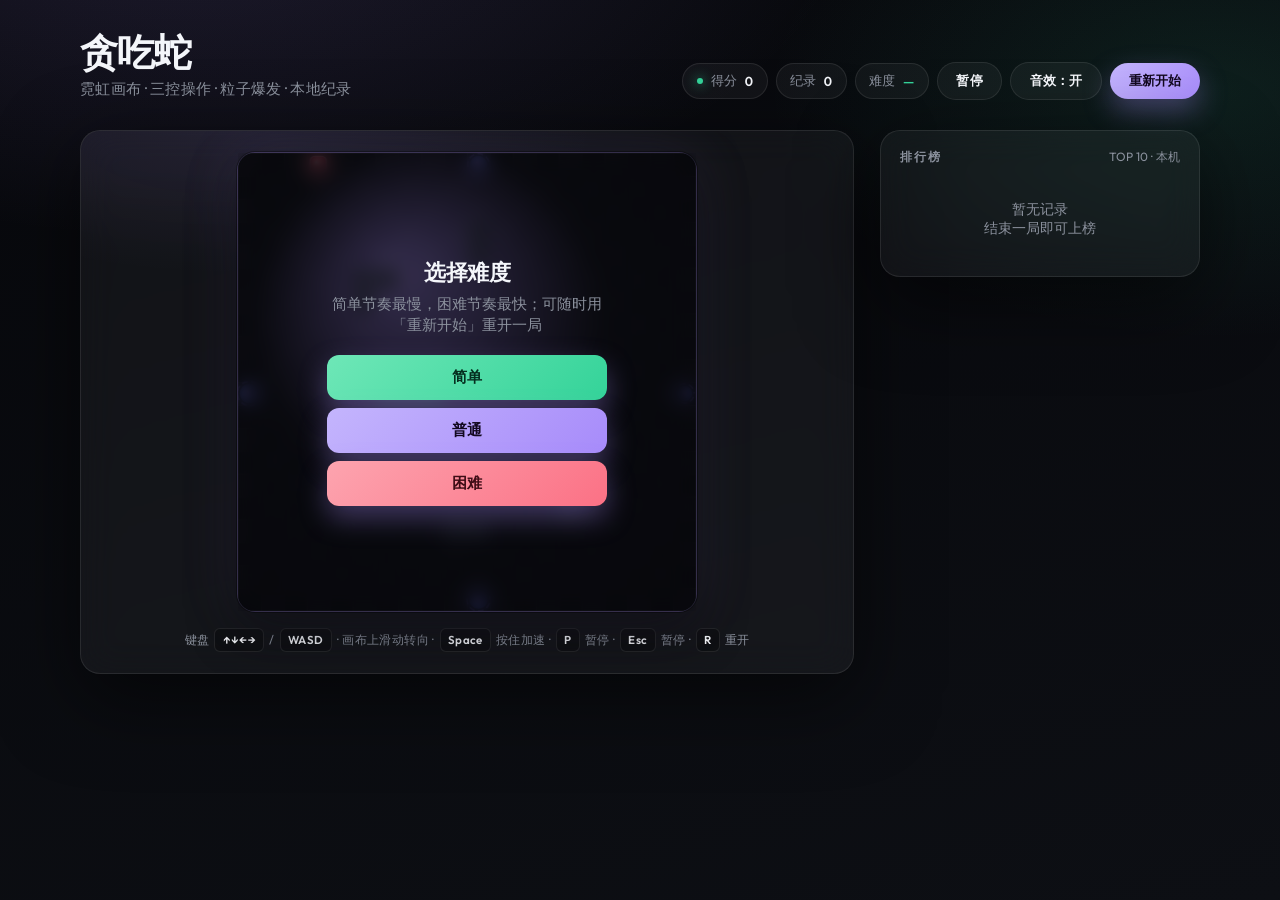
<file: snake/index.html>
<!DOCTYPE html>
<html lang="zh-CN">
<head>
  <meta charset="UTF-8" />
  <meta name="viewport" content="width=device-width, initial-scale=1, viewport-fit=cover" />
  <meta name="mobile-web-app-capable" content="yes" />
  <title>Snake · 贪吃蛇</title>
  <link rel="preconnect" href="https://fonts.googleapis.com" />
  <link rel="preconnect" href="https://fonts.gstatic.com" crossorigin />
  <link href="https://fonts.googleapis.com/css2?family=Outfit:wght@300;400;500;600;700&display=swap" rel="stylesheet" />
  <link rel="stylesheet" href="style.css" />
</head>
<body>
  <div class="shell">
    <header>
      <div class="brand">
        <h1>贪吃蛇</h1>
        <p>霓虹画布 · 三控操作 · 粒子爆发 · 本地纪录</p>
      </div>
      <div class="toolbar">
        <div class="pill"><span class="dot" aria-hidden="true"></span>得分 <strong id="score">0</strong></div>
        <div class="pill">纪录 <strong id="best">0</strong></div>
        <div class="pill" id="pillDifficulty" hidden>难度 <strong class="diff-label" id="diffLabel">—</strong></div>
        <button type="button" class="btn-ghost" id="btnPause">暂停</button>
        <button type="button" class="btn-ghost" id="btnSound" aria-pressed="false">音效：开</button>
        <button type="button" class="btn-primary" id="btnRestart">重新开始</button>
      </div>
    </header>

    <div class="game-card">
      <div class="canvas-wrap" id="canvasWrap">
        <canvas id="game" width="360" height="360" aria-label="贪吃蛇游戏画布"></canvas>
        <div class="overlay visible" id="overlay" role="dialog" aria-modal="true" aria-labelledby="diffTitle">
          <div class="overlay-page" id="pageDifficulty">
            <h2 id="diffTitle">选择难度</h2>
            <p class="sub">简单节奏最慢，困难节奏最快；可随时用「重新开始」重开一局</p>
            <div class="diff-grid">
              <button type="button" class="btn-primary" data-diff="easy" id="btnDiffEasy">简单</button>
              <button type="button" class="btn-primary" data-diff="normal" id="btnDiffNormal">普通</button>
              <button type="button" class="btn-primary" data-diff="hard" id="btnDiffHard">困难</button>
            </div>
          </div>
          <div class="overlay-page" id="pageStandard" hidden>
            <h2 id="overlayTitle">暂停</h2>
            <p class="sub" id="overlayMsg">点击继续或按 P</p>
            <div class="overlay-actions" id="overlayDefaultActions">
              <button type="button" class="btn-primary" id="btnOverlay">继续</button>
            </div>
          </div>
          <div class="overlay-page" id="overlayGameOver" hidden>
            <h2 id="overlayTitleGo" style="margin:0 0 0.35rem;font-size:1.35rem;font-weight:600;">游戏结束</h2>
            <p class="sub" id="goScoreLine"></p>
            <div class="name-row">
              <label for="playerName">昵称（上榜用）</label>
              <input id="playerName" type="text" maxlength="12" placeholder="例如 Nova" autocomplete="off" enterkeyhint="done" />
            </div>
            <div class="overlay-actions">
              <button type="button" class="btn-primary" id="btnSaveLb">保存成绩</button>
              <button type="button" class="btn-ghost" id="btnSkipLb">跳过</button>
            </div>
          </div>
        </div>
      </div>
      <div class="boost-bar" id="boostBar" role="button" tabindex="0" aria-label="按住此处加速">
        <span class="boost-bar-inner">按住加速</span>
      </div>
      <div class="touch-pad" id="touchPad" aria-label="方向与暂停">
        <button type="button" class="touch-btn touch-up" id="touchUp" aria-label="向上">↑</button>
        <button type="button" class="touch-btn touch-left" id="touchLeft" aria-label="向左">←</button>
        <button type="button" class="touch-btn touch-primary touch-pause" id="touchPause" aria-label="暂停或继续">暂停</button>
        <button type="button" class="touch-btn touch-right" id="touchRight" aria-label="向右">→</button>
        <button type="button" class="touch-btn touch-down" id="touchDown" aria-label="向下">↓</button>
      </div>
      <p class="controls-hint" id="controlsHint">
        键盘 <span class="kbd">↑↓←→</span> / <span class="kbd">WASD</span>
        · 画布上滑动转向
        · <span class="kbd">Space</span> 按住加速
        · <span class="kbd">P</span> 暂停 · <span class="kbd">Esc</span> 暂停 · <span class="kbd">R</span> 重开
        <span id="controlsHintTouch" hidden><br />触控：虚拟方向键 + 在画面上滑动转向；按住下方半透明条加速</span>
      </p>
    </div>

    <aside class="side">
      <div class="panel">
        <div class="panel-head">
          <h3>排行榜</h3>
          <span>TOP 10 · 本机</span>
        </div>
        <table class="lb-table" id="lbTable" aria-label="本地排行榜">
          <thead>
            <tr><th>#</th><th>玩家</th><th style="text-align:right">分数</th></tr>
          </thead>
          <tbody id="lbBody"></tbody>
        </table>
        <p class="lb-empty" id="lbEmpty" style="display:none;">暂无记录<br />结束一局即可上榜</p>
      </div>
    </aside>
  </div>

  <script src="model.js"></script>
  <script src="view.js"></script>
  <script src="controller.js"></script>
</body>
</html>
</file>
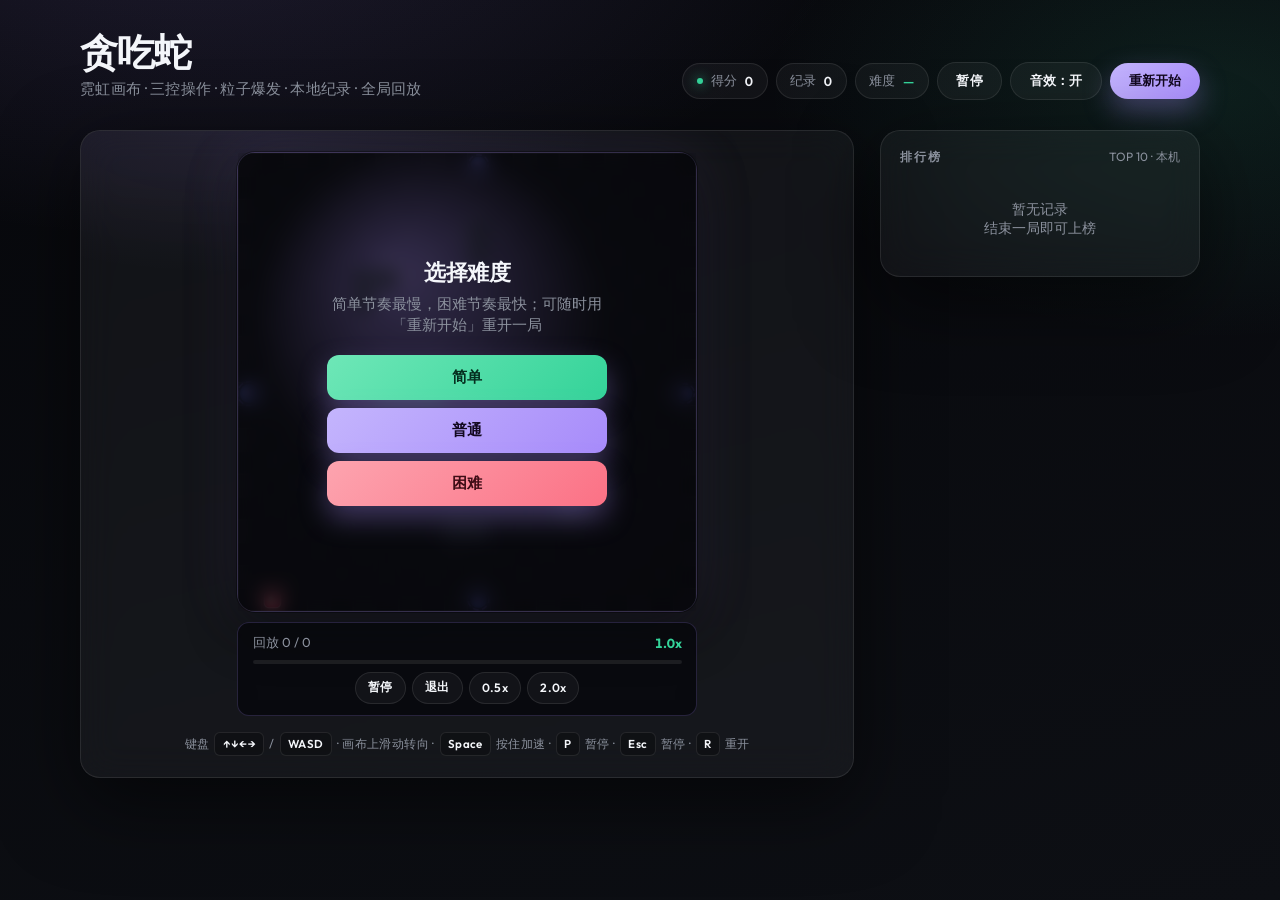
<file: snake/增加回放功能/index.html>
<!DOCTYPE html>
<html lang="zh-CN">
<head>
  <meta charset="UTF-8" />
  <meta name="viewport" content="width=device-width, initial-scale=1, viewport-fit=cover" />
  <meta name="mobile-web-app-capable" content="yes" />
  <title>Snake · 贪吃蛇</title>
  <link rel="preconnect" href="https://fonts.googleapis.com" />
  <link rel="preconnect" href="https://fonts.gstatic.com" crossorigin />
  <link href="https://fonts.googleapis.com/css2?family=Outfit:wght@300;400;500;600;700&display=swap" rel="stylesheet" />
  <link rel="stylesheet" href="style.css" />
</head>
<body>
  <div class="shell">
    <header>
      <div class="brand">
        <h1>贪吃蛇</h1>
        <p>霓虹画布 · 三控操作 · 粒子爆发 · 本地纪录 · 全局回放</p>
      </div>
      <div class="toolbar">
        <div class="pill"><span class="dot" aria-hidden="true"></span>得分 <strong id="score">0</strong></div>
        <div class="pill">纪录 <strong id="best">0</strong></div>
        <div class="pill" id="pillDifficulty" hidden>难度 <strong class="diff-label" id="diffLabel">—</strong></div>
        <button type="button" class="btn-ghost" id="btnPause">暂停</button>
        <button type="button" class="btn-ghost" id="btnSound" aria-pressed="false">音效：开</button>
        <button type="button" class="btn-primary" id="btnRestart">重新开始</button>
      </div>
    </header>

    <div class="game-card">
      <!-- 画布区域：内部只保留 canvas 和 overlay -->
      <div class="canvas-wrap" id="canvasWrap">
        <canvas id="game" width="360" height="360" aria-label="贪吃蛇游戏画布"></canvas>

        <div class="overlay visible" id="overlay" role="dialog" aria-modal="true" aria-labelledby="diffTitle">
          <div class="overlay-page" id="pageDifficulty">
            <h2 id="diffTitle">选择难度</h2>
            <p class="sub">简单节奏最慢，困难节奏最快；可随时用「重新开始」重开一局</p>
            <div class="diff-grid">
              <button type="button" class="btn-primary" data-diff="easy" id="btnDiffEasy">简单</button>
              <button type="button" class="btn-primary" data-diff="normal" id="btnDiffNormal">普通</button>
              <button type="button" class="btn-primary" data-diff="hard" id="btnDiffHard">困难</button>
            </div>
          </div>
          <div class="overlay-page" id="pageStandard" hidden>
            <h2 id="overlayTitle">暂停</h2>
            <p class="sub" id="overlayMsg">点击继续或按 P</p>
            <div class="overlay-actions" id="overlayDefaultActions">
              <button type="button" class="btn-primary" id="btnOverlay">继续</button>
            </div>
          </div>
          <div class="overlay-page" id="overlayGameOver" hidden>
            <h2 id="overlayTitleGo" style="margin:0 0 0.35rem;font-size:1.35rem;font-weight:600;">游戏结束</h2>
            <p class="sub" id="goScoreLine"></p>
            <div class="name-row">
              <label for="playerName">昵称（上榜用）</label>
              <input id="playerName" type="text" maxlength="12" placeholder="例如 Nova" autocomplete="off" enterkeyhint="done" />
            </div>
            <div class="overlay-actions">
              <button type="button" class="btn-primary" id="btnReplay" hidden>回放本局</button>
              <button type="button" class="btn-primary" id="btnSaveLb">保存成绩</button>
              <button type="button" class="btn-ghost" id="btnSkipLb">跳过</button>
            </div>
          </div>
        </div>
      </div>

      <!-- 回放 HUD：移到画布外部，不再遮挡场景 -->
      <div class="replay-hud" id="replayHud" hidden>
        <div class="replay-hud-row">
          <span class="replay-status" id="replayStatus">回放 0 / 0</span>
          <span class="replay-speed" id="replaySpeedLabel">1.0x</span>
        </div>
        <div class="replay-progress">
          <div class="replay-progress-bar" id="replayProgressBar" style="width:0%"></div>
        </div>
        <div class="replay-actions">
          <button type="button" class="btn-ghost" id="btnReplayPause">暂停</button>
          <button type="button" class="btn-ghost" id="btnReplayStop">退出</button>
          <button type="button" class="btn-ghost" id="btnReplaySlow">0.5x</button>
          <button type="button" class="btn-ghost" id="btnReplayFast">2.0x</button>
        </div>
      </div>

      <div class="boost-bar" id="boostBar" role="button" tabindex="0" aria-label="按住此处加速">
        <span class="boost-bar-inner">按住加速</span>
      </div>
      <div class="touch-pad" id="touchPad" aria-label="方向与暂停">
        <button type="button" class="touch-btn touch-up" id="touchUp" aria-label="向上">↑</button>
        <button type="button" class="touch-btn touch-left" id="touchLeft" aria-label="向左">←</button>
        <button type="button" class="touch-btn touch-primary touch-pause" id="touchPause" aria-label="暂停或继续">暂停</button>
        <button type="button" class="touch-btn touch-right" id="touchRight" aria-label="向右">→</button>
        <button type="button" class="touch-btn touch-down" id="touchDown" aria-label="向下">↓</button>
      </div>
      <p class="controls-hint" id="controlsHint">
        键盘 <span class="kbd">↑↓←→</span> / <span class="kbd">WASD</span>
        · 画布上滑动转向
        · <span class="kbd">Space</span> 按住加速
        · <span class="kbd">P</span> 暂停 · <span class="kbd">Esc</span> 暂停 · <span class="kbd">R</span> 重开
        <span id="controlsHintTouch" hidden><br />触控：虚拟方向键 + 在画面上滑动转向；按住下方半透明条加速</span>
      </p>
    </div>

    <aside class="side">
      <div class="panel">
        <div class="panel-head">
          <h3>排行榜</h3>
          <span>TOP 10 · 本机</span>
        </div>
        <table class="lb-table" id="lbTable" aria-label="本地排行榜">
          <thead>
            <tr><th>#</th><th>玩家</th><th style="text-align:right">分数</th></tr>
          </thead>
          <tbody id="lbBody"></tbody>
        </table>
        <p class="lb-empty" id="lbEmpty" style="display:none;">暂无记录<br />结束一局即可上榜</p>
      </div>
    </aside>
  </div>

  <script src="model.js"></script>
  <script src="view.js"></script>
  <script src="controller.js"></script>
</body>
</html>
</file>
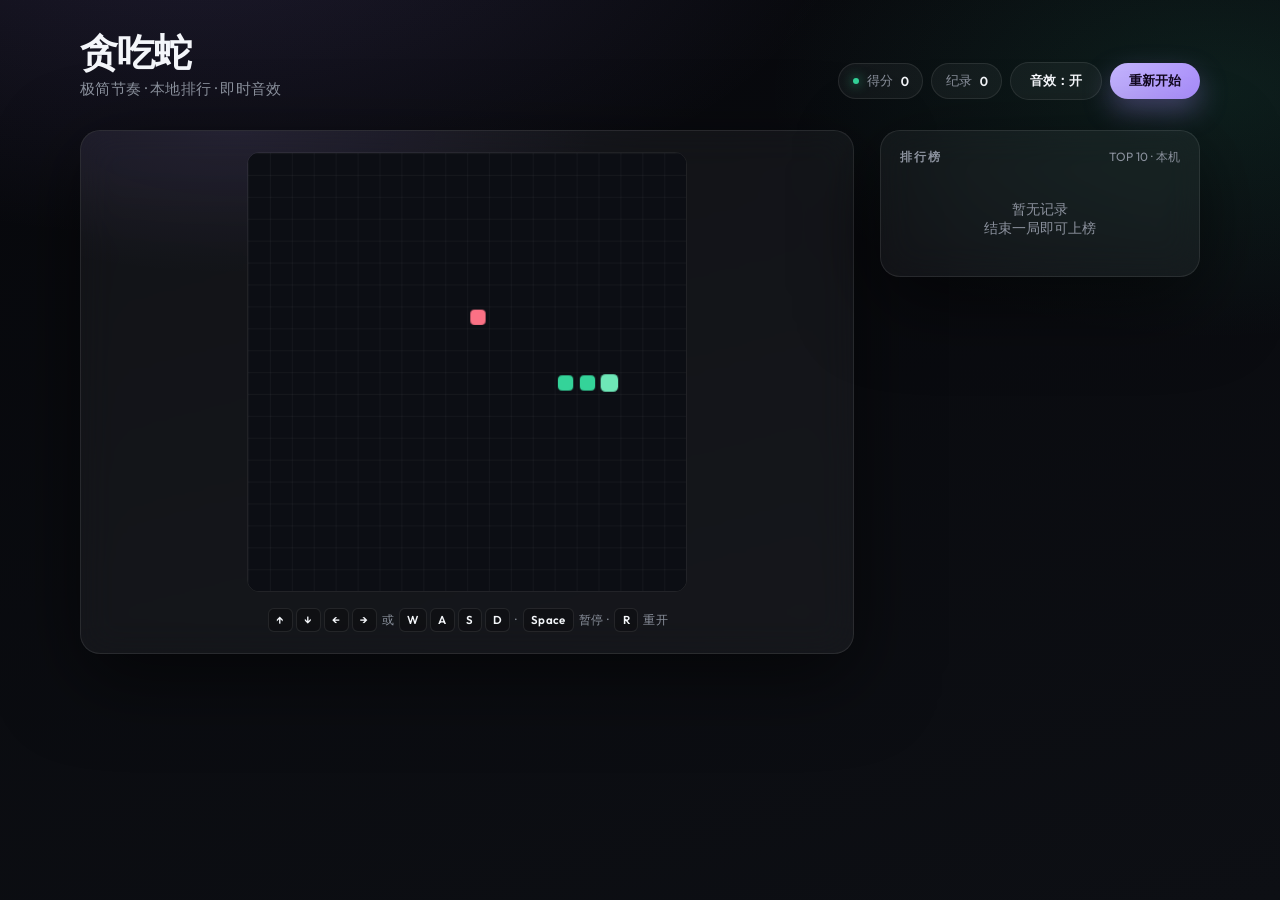
<file: a.html>
<!DOCTYPE html>
<html lang="zh-CN">
<head>
  <meta charset="UTF-8" />
  <meta name="viewport" content="width=device-width, initial-scale=1" />
  <title>Snake · 贪吃蛇</title>
  <link rel="preconnect" href="https://fonts.googleapis.com" />
  <link rel="preconnect" href="https://fonts.gstatic.com" crossorigin />
  <link href="https://fonts.googleapis.com/css2?family=Outfit:wght@300;400;500;600;700&display=swap" rel="stylesheet" />
  <style>
    :root {
      --bg0: #07080c;
      --bg1: #0d0f14;
      --glass: rgba(255, 255, 255, 0.045);
      --glass-b: rgba(255, 255, 255, 0.09);
      --text: #f4f6fa;
      --muted: #8b919d;
      --accent: #a78bfa;
      --accent2: #34d399;
      --danger: #fb7185;
      --canvas-bg: #0c0e14;
      --shadow: 0 24px 80px rgba(0, 0, 0, 0.55);
      --radius: 20px;
      --radius-sm: 12px;
    }

    * { box-sizing: border-box; }
    html, body { height: 100%; }
    body {
      margin: 0;
      font-family: "Outfit", system-ui, sans-serif;
      background:
        radial-gradient(1200px 600px at 15% -10%, rgba(167, 139, 250, 0.14), transparent 55%),
        radial-gradient(900px 500px at 95% 10%, rgba(52, 211, 153, 0.1), transparent 50%),
        linear-gradient(165deg, var(--bg0), var(--bg1));
      color: var(--text);
      min-height: 100%;
      padding: clamp(1rem, 3vw, 2rem);
    }

    .shell {
      max-width: 1120px;
      margin: 0 auto;
      display: grid;
      grid-template-columns: 1fr minmax(260px, 320px);
      gap: clamp(1rem, 2vw, 1.75rem);
      align-items: start;
    }
    @media (max-width: 900px) {
      .shell { grid-template-columns: 1fr; }
    }

    header {
      grid-column: 1 / -1;
      display: flex;
      flex-wrap: wrap;
      align-items: flex-end;
      justify-content: space-between;
      gap: 1rem;
      margin-bottom: 0.25rem;
    }
    .brand {
      display: flex;
      flex-direction: column;
      gap: 0.35rem;
    }
    .brand h1 {
      margin: 0;
      font-weight: 600;
      font-size: clamp(1.75rem, 4vw, 2.35rem);
      letter-spacing: -0.03em;
      line-height: 1.1;
    }
    .brand p {
      margin: 0;
      color: var(--muted);
      font-weight: 400;
      font-size: 0.95rem;
      letter-spacing: 0.02em;
    }

    .toolbar {
      display: flex;
      flex-wrap: wrap;
      gap: 0.5rem;
      align-items: center;
    }

    .pill {
      display: inline-flex;
      align-items: center;
      gap: 0.5rem;
      padding: 0.5rem 0.85rem;
      border-radius: 999px;
      background: var(--glass);
      border: 1px solid var(--glass-b);
      font-size: 0.82rem;
      color: var(--muted);
      font-weight: 500;
    }
    .pill strong {
      color: var(--text);
      font-weight: 600;
      font-variant-numeric: tabular-nums;
    }
    .pill .dot {
      width: 6px;
      height: 6px;
      border-radius: 50%;
      background: var(--accent2);
      box-shadow: 0 0 12px var(--accent2);
    }

    button {
      font-family: inherit;
      cursor: pointer;
      border: none;
      border-radius: 999px;
      padding: 0.55rem 1.15rem;
      font-size: 0.82rem;
      font-weight: 600;
      letter-spacing: 0.02em;
      transition: transform 0.15s ease, box-shadow 0.15s ease, background 0.15s ease;
    }
    button:active { transform: scale(0.97); }
    .btn-primary {
      background: linear-gradient(135deg, #c4b5fd, var(--accent));
      color: #12081f;
      box-shadow: 0 12px 28px rgba(167, 139, 250, 0.35);
    }
    .btn-primary:hover {
      box-shadow: 0 14px 36px rgba(167, 139, 250, 0.45);
    }
    .btn-ghost {
      background: var(--glass);
      color: var(--text);
      border: 1px solid var(--glass-b);
    }
    .btn-ghost:hover { border-color: rgba(255, 255, 255, 0.22); }

    .game-card {
      background: var(--glass);
      border: 1px solid var(--glass-b);
      border-radius: var(--radius);
      box-shadow: var(--shadow);
      backdrop-filter: blur(18px);
      -webkit-backdrop-filter: blur(18px);
      padding: clamp(1rem, 2vw, 1.35rem);
      position: relative;
      overflow: hidden;
    }
    .game-card::before {
      content: "";
      position: absolute;
      inset: 0;
      background: radial-gradient(600px 240px at 20% 0%, rgba(167, 139, 250, 0.08), transparent 60%);
      pointer-events: none;
    }

    .canvas-wrap {
      position: relative;
      border-radius: var(--radius-sm);
      overflow: hidden;
      margin: 0 auto;
      max-width: min(440px, 100%);
      border: 1px solid rgba(255, 255, 255, 0.06);
      box-shadow: inset 0 1px 0 rgba(255, 255, 255, 0.06);
    }
    canvas {
      display: block;
      width: 100%;
      height: auto;
      vertical-align: middle;
      background: var(--canvas-bg);
    }

    .overlay {
      position: absolute;
      inset: 0;
      display: none;
      flex-direction: column;
      align-items: center;
      justify-content: center;
      padding: 1.25rem;
      text-align: center;
      background: rgba(7, 8, 12, 0.72);
      backdrop-filter: blur(10px);
      -webkit-backdrop-filter: blur(10px);
    }
    .overlay.visible { display: flex; }
    .overlay h2 {
      margin: 0 0 0.35rem;
      font-size: 1.35rem;
      font-weight: 600;
      letter-spacing: -0.02em;
    }
    .overlay .sub {
      margin: 0 0 1rem;
      color: var(--muted);
      font-size: 0.92rem;
      line-height: 1.45;
      max-width: 280px;
    }
    .overlay-actions {
      display: flex;
      flex-wrap: wrap;
      gap: 0.5rem;
      justify-content: center;
    }
    .name-row {
      display: flex;
      flex-direction: column;
      gap: 0.45rem;
      margin-bottom: 1rem;
      width: min(280px, 100%);
      text-align: left;
    }
    .name-row label {
      font-size: 0.72rem;
      text-transform: uppercase;
      letter-spacing: 0.12em;
      color: var(--muted);
      font-weight: 600;
    }
    .name-row input {
      width: 100%;
      border-radius: var(--radius-sm);
      border: 1px solid var(--glass-b);
      background: rgba(0, 0, 0, 0.35);
      color: var(--text);
      padding: 0.65rem 0.85rem;
      font-family: inherit;
      font-size: 0.95rem;
      outline: none;
    }
    .name-row input:focus {
      border-color: rgba(167, 139, 250, 0.55);
      box-shadow: 0 0 0 3px rgba(167, 139, 250, 0.15);
    }

    .side {
      display: flex;
      flex-direction: column;
      gap: 1rem;
    }

    .panel {
      background: var(--glass);
      border: 1px solid var(--glass-b);
      border-radius: var(--radius);
      backdrop-filter: blur(18px);
      -webkit-backdrop-filter: blur(18px);
      padding: 1.15rem 1.2rem;
      box-shadow: var(--shadow);
    }
    .panel-head {
      display: flex;
      align-items: center;
      justify-content: space-between;
      margin-bottom: 0.85rem;
    }
    .panel-head h3 {
      margin: 0;
      font-size: 0.78rem;
      font-weight: 600;
      letter-spacing: 0.14em;
      text-transform: uppercase;
      color: var(--muted);
    }
    .panel-head span {
      font-size: 0.75rem;
      color: var(--muted);
    }

    .lb-table {
      width: 100%;
      border-collapse: collapse;
      font-size: 0.88rem;
    }
    .lb-table th {
      text-align: left;
      font-weight: 500;
      color: var(--muted);
      padding: 0.35rem 0;
      border-bottom: 1px solid rgba(255, 255, 255, 0.06);
      font-size: 0.72rem;
      letter-spacing: 0.08em;
      text-transform: uppercase;
    }
    .lb-table td {
      padding: 0.55rem 0;
      border-bottom: 1px solid rgba(255, 255, 255, 0.04);
      font-variant-numeric: tabular-nums;
    }
    .lb-table tr:last-child td { border-bottom: none; }
    .rank {
      width: 2rem;
      color: var(--muted);
      font-weight: 500;
    }
    .rank.top { color: var(--accent2); }
    .player { font-weight: 500; }
    .pts { text-align: right; font-weight: 600; color: var(--text); }
    .lb-empty {
      margin: 0;
      padding: 1.25rem 0;
      text-align: center;
      color: var(--muted);
      font-size: 0.88rem;
    }

    .controls-hint {
      margin: 1rem 0 0;
      font-size: 0.78rem;
      color: var(--muted);
      line-height: 1.55;
      text-align: center;
      letter-spacing: 0.03em;
    }
    .kbd {
      display: inline-block;
      padding: 0.12rem 0.45rem;
      border-radius: 6px;
      border: 1px solid var(--glass-b);
      background: rgba(0, 0, 0, 0.25);
      font-size: 0.72rem;
      font-weight: 600;
      color: var(--text);
      margin: 0 0.1rem;
    }
  </style>
</head>
<body>
  <div class="shell">
    <header>
      <div class="brand">
        <h1>贪吃蛇</h1>
        <p>极简节奏 · 本地排行 · 即时音效</p>
      </div>
      <div class="toolbar">
        <div class="pill"><span class="dot" aria-hidden="true"></span>得分 <strong id="score">0</strong></div>
        <div class="pill">纪录 <strong id="best">0</strong></div>
        <button type="button" class="btn-ghost" id="btnSound" aria-pressed="false">音效：开</button>
        <button type="button" class="btn-primary" id="btnRestart">重新开始</button>
      </div>
    </header>

    <div class="game-card">
      <div class="canvas-wrap">
        <canvas id="game" width="400" height="400" aria-label="贪吃蛇游戏画布"></canvas>
        <div class="overlay" id="overlay" role="dialog" aria-modal="true" aria-labelledby="overlayTitle">
          <h2 id="overlayTitle">暂停</h2>
          <p class="sub" id="overlayMsg">按空格继续</p>
          <div class="overlay-actions" id="overlayDefaultActions">
            <button type="button" class="btn-primary" id="btnOverlay">继续</button>
          </div>
          <div id="overlayGameOver" style="display: none; width: 100%; align-items: center; flex-direction: column;">
            <p class="sub" id="goScoreLine"></p>
            <div class="name-row">
              <label for="playerName">昵称（上榜用）</label>
              <input id="playerName" type="text" maxlength="12" placeholder="例如 Nova" autocomplete="off" />
            </div>
            <div class="overlay-actions">
              <button type="button" class="btn-primary" id="btnSaveLb">保存成绩</button>
              <button type="button" class="btn-ghost" id="btnSkipLb">跳过</button>
            </div>
          </div>
        </div>
      </div>
      <p class="controls-hint">
        <span class="kbd">↑</span><span class="kbd">↓</span><span class="kbd">←</span><span class="kbd">→</span> 或
        <span class="kbd">W</span><span class="kbd">A</span><span class="kbd">S</span><span class="kbd">D</span>
        · <span class="kbd">Space</span> 暂停 · <span class="kbd">R</span> 重开
      </p>
    </div>

    <aside class="side">
      <div class="panel">
        <div class="panel-head">
          <h3>排行榜</h3>
          <span>TOP 10 · 本机</span>
        </div>
        <table class="lb-table" id="lbTable" aria-label="本地排行榜">
          <thead>
            <tr><th>#</th><th>玩家</th><th style="text-align:right">分数</th></tr>
          </thead>
          <tbody id="lbBody"></tbody>
        </table>
        <p class="lb-empty" id="lbEmpty" style="display:none;">暂无记录<br />结束一局即可上榜</p>
      </div>
    </aside>
  </div>

  <script>
(function () {
  const canvas = document.getElementById("game");
  const ctx = canvas.getContext("2d");
  const scoreEl = document.getElementById("score");
  const bestEl = document.getElementById("best");
  const overlay = document.getElementById("overlay");
  const overlayTitle = document.getElementById("overlayTitle");
  const overlayMsg = document.getElementById("overlayMsg");
  const overlayDefaultActions = document.getElementById("overlayDefaultActions");
  const btnOverlay = document.getElementById("btnOverlay");
  const btnRestart = document.getElementById("btnRestart");
  const btnSound = document.getElementById("btnSound");
  const lbBody = document.getElementById("lbBody");
  const lbEmpty = document.getElementById("lbEmpty");
  const lbTable = document.getElementById("lbTable");
  const overlayGameOver = document.getElementById("overlayGameOver");
  const goScoreLine = document.getElementById("goScoreLine");
  const playerName = document.getElementById("playerName");
  const btnSaveLb = document.getElementById("btnSaveLb");
  const btnSkipLb = document.getElementById("btnSkipLb");

  const COLS = 20;
  const ROWS = 20;
  const CELL = canvas.width / COLS;

  const BEST_KEY = "snake-best-score";
  const LB_KEY = "snake-leaderboard-v2";
  const MUTE_KEY = "snake-sound-muted";

  let snake, dir, nextDir, food, score, tickMs, lastTick;
  let running, paused, gameOver;
  let soundMuted = localStorage.getItem(MUTE_KEY) === "1";
  let audioCtx = null;
  let pendingLbScore = null;

  function syncSoundButton() {
    btnSound.textContent = soundMuted ? "音效：关" : "音效：开";
    btnSound.setAttribute("aria-pressed", soundMuted ? "true" : "false");
  }

  function getAudio() {
    if (!audioCtx) {
      const AC = window.AudioContext || window.webkitAudioContext;
      if (!AC) return null;
      audioCtx = new AC();
    }
    return audioCtx;
  }

  function resumeAudio() {
    const ctx = getAudio();
    if (ctx && ctx.state === "suspended") ctx.resume().catch(() => {});
  }

  function playTone(freq, dur, vol, type) {
    if (soundMuted) return;
    const ctx = getAudio();
    if (!ctx) return;
    const t0 = ctx.currentTime;
    const osc = ctx.createOscillator();
    const g = ctx.createGain();
    osc.type = type || "sine";
    osc.frequency.setValueAtTime(freq, t0);
    g.gain.setValueAtTime(vol, t0);
    g.gain.exponentialRampToValueAtTime(0.0008, t0 + dur);
    osc.connect(g);
    g.connect(ctx.destination);
    osc.start(t0);
    osc.stop(t0 + dur + 0.02);
  }

  function sfxEat() {
    resumeAudio();
    playTone(520, 0.05, 0.06, "triangle");
    setTimeout(() => playTone(784, 0.07, 0.06, "triangle"), 45);
  }

  function sfxDie() {
    resumeAudio();
    playTone(185, 0.12, 0.09, "sawtooth");
    setTimeout(() => playTone(95, 0.22, 0.1, "sawtooth"), 90);
  }

  function sfxPause() {
    resumeAudio();
    playTone(330, 0.06, 0.04, "sine");
  }

  function sfxStart() {
    resumeAudio();
    playTone(440, 0.06, 0.045, "sine");
    setTimeout(() => playTone(554, 0.08, 0.045, "sine"), 70);
  }

  function loadLeaderboard() {
    try {
      const raw = localStorage.getItem(LB_KEY);
      const arr = raw ? JSON.parse(raw) : [];
      return Array.isArray(arr) ? arr : [];
    } catch {
      return [];
    }
  }

  function saveLeaderboard(rows) {
    localStorage.setItem(LB_KEY, JSON.stringify(rows.slice(0, 10)));
  }

  function renderLeaderboard() {
    const rows = loadLeaderboard()
      .filter((r) => r && typeof r.score === "number")
      .sort((a, b) => b.score - a.score)
      .slice(0, 10);

    lbBody.textContent = "";
    if (!rows.length) {
      lbTable.style.display = "none";
      lbEmpty.style.display = "block";
      return;
    }
    lbTable.style.display = "table";
    lbEmpty.style.display = "none";

    rows.forEach((r, i) => {
      const tr = document.createElement("tr");
      const rankTd = document.createElement("td");
      rankTd.className = "rank" + (i < 3 ? " top" : "");
      rankTd.textContent = String(i + 1);
      const nameTd = document.createElement("td");
      nameTd.className = "player";
      nameTd.textContent = String(r.name || "匿名").slice(0, 12);
      const scTd = document.createElement("td");
      scTd.className = "pts";
      scTd.textContent = String(r.score);
      tr.append(rankTd, nameTd, scTd);
      lbBody.appendChild(tr);
    });
  }

  function loadBest() {
    const v = parseInt(localStorage.getItem(BEST_KEY) || "0", 10);
    bestEl.textContent = Number.isFinite(v) ? v : 0;
  }

  function saveBest() {
    const best = parseInt(bestEl.textContent, 10) || 0;
    if (score > best) {
      bestEl.textContent = String(score);
      localStorage.setItem(BEST_KEY, String(score));
    }
  }

  function randInt(n) {
    return Math.floor(Math.random() * n);
  }

  function emptyCell() {
    const occupied = new Set(snake.map((s) => s.x + "," + s.y));
    let x, y, guard = 0;
    do {
      x = randInt(COLS);
      y = randInt(ROWS);
      guard++;
    } while (occupied.has(x + "," + y) && guard < COLS * ROWS * 2);
    return { x, y };
  }

  function setOverlayMode(mode) {
    overlayDefaultActions.style.display = mode === "gameover" ? "none" : "flex";
    overlayMsg.style.display = mode === "gameover" ? "none" : "block";
    overlayGameOver.style.display = mode === "gameover" ? "flex" : "none";
  }

  function showOverlay(title, msg, kind) {
    overlayTitle.textContent = title;
    overlayMsg.textContent = msg;
    btnOverlay.style.display = kind === "pause" ? "inline-flex" : "none";
    setOverlayMode(kind === "gameover" ? "gameover" : "normal");
    overlay.classList.add("visible");
  }

  function hideOverlay() {
    overlay.classList.remove("visible");
    setOverlayMode("normal");
    overlayMsg.style.display = "block";
    overlayDefaultActions.style.display = "flex";
    pendingLbScore = null;
  }

  function openGameOver(reason) {
    saveBest();
    sfxDie();
    pendingLbScore = score;
    overlayTitle.textContent = "游戏结束";
    goScoreLine.textContent = reason + " · 本局 " + score + " 分";
    playerName.value = localStorage.getItem("snake-last-name") || "";
    showOverlay("游戏结束", "", "gameover");
    playerName.focus();
  }

  function submitLeaderboard() {
    if (pendingLbScore == null) return;
    const name = (playerName.value || "匿名").trim() || "匿名";
    localStorage.setItem("snake-last-name", name.slice(0, 12));
    const row = { name: name.slice(0, 12), score: pendingLbScore, ts: Date.now() };
    const rows = loadLeaderboard();
    rows.push(row);
    rows.sort((a, b) => b.score - a.score);
    saveLeaderboard(rows);
    renderLeaderboard();
    pendingLbScore = null;
    resetGame();
  }

  function skipLeaderboard() {
    pendingLbScore = null;
    resetGame();
  }

  function resetGame() {
    snake = [
      { x: 8, y: 10 },
      { x: 7, y: 10 },
      { x: 6, y: 10 },
    ];
    dir = { x: 1, y: 0 };
    nextDir = { ...dir };
    score = 0;
    tickMs = 130;
    running = true;
    paused = false;
    gameOver = false;
    food = emptyCell();
    scoreEl.textContent = "0";
    hideOverlay();
    lastTick = performance.now();
    loadBest();
    sfxStart();
  }

  function opposite(a, b) {
    return a.x === -b.x && a.y === -b.y;
  }

  function step() {
    if (!running || paused || gameOver) return;

    dir = { ...nextDir };
    const head = snake[0];
    const nh = { x: head.x + dir.x, y: head.y + dir.y };

    if (nh.x < 0 || nh.x >= COLS || nh.y < 0 || nh.y >= ROWS) {
      gameOver = true;
      openGameOver("撞墙");
      return;
    }

    const eating = nh.x === food.x && nh.y === food.y;
    const bodyCheck = eating ? snake : snake.slice(0, -1);
    for (let i = 0; i < bodyCheck.length; i++) {
      if (bodyCheck[i].x === nh.x && bodyCheck[i].y === nh.y) {
        gameOver = true;
        openGameOver("咬到自己");
        return;
      }
    }

    snake.unshift(nh);

    if (eating) {
      score += 10;
      scoreEl.textContent = String(score);
      food = emptyCell();
      tickMs = Math.max(70, tickMs - 2);
      sfxEat();
    } else {
      snake.pop();
    }
  }

  function drawGrid() {
    ctx.fillStyle = getComputedStyle(document.documentElement).getPropertyValue("--canvas-bg").trim() || "#0c0e14";
    ctx.fillRect(0, 0, canvas.width, canvas.height);
    ctx.strokeStyle = "rgba(255,255,255,0.035)";
    ctx.lineWidth = 1;
    for (let x = 0; x <= COLS; x++) {
      ctx.beginPath();
      ctx.moveTo(x * CELL + 0.5, 0);
      ctx.lineTo(x * CELL + 0.5, canvas.height);
      ctx.stroke();
    }
    for (let y = 0; y <= ROWS; y++) {
      ctx.beginPath();
      ctx.moveTo(0, y * CELL + 0.5);
      ctx.lineTo(canvas.width, y * CELL + 0.5);
      ctx.stroke();
    }
  }

  function drawCell(x, y, color, pad) {
    ctx.fillStyle = color;
    const px = x * CELL + pad;
    const py = y * CELL + pad;
    const s = CELL - pad * 2;
    const r = Math.min(7, s * 0.28);
    ctx.beginPath();
    ctx.roundRect(px, py, s, s, r);
    ctx.fill();
  }

  function draw() {
    drawGrid();
    drawCell(food.x, food.y, "#fb7185", 3);
    for (let i = snake.length - 1; i >= 0; i--) {
      const seg = snake[i];
      const isHead = i === 0;
      drawCell(seg.x, seg.y, isHead ? "#6ee7b7" : "#34d399", isHead ? 2 : 3);
    }
  }

  function loop(now) {
    requestAnimationFrame(loop);
    if (!running) {
      draw();
      return;
    }
    if (gameOver) {
      draw();
      return;
    }
    if (paused) {
      draw();
      return;
    }
    while (now - lastTick >= tickMs) {
      lastTick += tickMs;
      step();
      if (gameOver) break;
    }
    draw();
  }

  function onKey(e) {
    const lk = e.key.toLowerCase();
    const map = {
      arrowup: { x: 0, y: -1 },
      arrowdown: { x: 0, y: 1 },
      arrowleft: { x: -1, y: 0 },
      arrowright: { x: 1, y: 0 },
      w: { x: 0, y: -1 },
      s: { x: 0, y: 1 },
      a: { x: -1, y: 0 },
      d: { x: 1, y: 0 },
    };
    if (lk === " " || lk === "spacebar") {
      e.preventDefault();
      if (gameOver) return;
      paused = !paused;
      if (paused) {
        sfxPause();
        showOverlay("已暂停", "按空格或点击继续", "pause");
      } else hideOverlay();
      return;
    }
    if (lk === "r") {
      resetGame();
      return;
    }
    const nd = map[lk] || map[e.key];
    if (!nd) return;
    e.preventDefault();
    if (!gameOver && !opposite(nd, dir)) nextDir = nd;
  }

  btnRestart.addEventListener("click", () => resetGame());
  btnOverlay.addEventListener("click", () => {
    paused = false;
    hideOverlay();
  });
  btnSound.addEventListener("click", () => {
    soundMuted = !soundMuted;
    localStorage.setItem(MUTE_KEY, soundMuted ? "1" : "0");
    syncSoundButton();
    if (!soundMuted) resumeAudio();
  });
  btnSaveLb.addEventListener("click", submitLeaderboard);
  btnSkipLb.addEventListener("click", skipLeaderboard);

  playerName.addEventListener("keydown", (e) => {
    if (e.key === "Enter") {
      e.preventDefault();
      submitLeaderboard();
    }
  });

  window.addEventListener("keydown", onKey);
  ["click", "touchstart"].forEach((ev) => {
    document.body.addEventListener(ev, () => resumeAudio(), { passive: true });
  });

  if (!CanvasRenderingContext2D.prototype.roundRect) {
    CanvasRenderingContext2D.prototype.roundRect = function (x, y, w, h, r) {
      const rr = Math.min(r, w / 2, h / 2);
      this.moveTo(x + rr, y);
      this.arcTo(x + w, y, x + w, y + h, rr);
      this.arcTo(x + w, y + h, x, y + h, rr);
      this.arcTo(x, y + h, x, y, rr);
      this.arcTo(x, y, x + w, y, rr);
      this.closePath();
    };
  }

  syncSoundButton();
  renderLeaderboard();
  resetGame();
  requestAnimationFrame(loop);
})();
  </script>
</body>
</html>
</file>
<file: snake/style.css>
:root {
  --bg0: #07080c;
  --bg1: #0d0f14;
  --glass: rgba(255, 255, 255, 0.045);
  --glass-b: rgba(255, 255, 255, 0.09);
  --text: #f4f6fa;
  --muted: #8b919d;
  --accent: #a78bfa;
  --accent2: #34d399;
  --danger: #fb7185;
  --canvas-bg: #0c0e14;
  --shadow: 0 24px 80px rgba(0, 0, 0, 0.55);
  --radius: 20px;
  --radius-sm: 12px;
}

* { box-sizing: border-box; }
html, body { height: 100%; }
html { -webkit-text-size-adjust: 100%; }
body {
  margin: 0;
  font-family: "Outfit", system-ui, sans-serif;
  -webkit-tap-highlight-color: transparent;
  overscroll-behavior: none;
  touch-action: manipulation;
  background:
    radial-gradient(1200px 600px at 15% -10%, rgba(167, 139, 250, 0.14), transparent 55%),
    radial-gradient(900px 500px at 95% 10%, rgba(52, 211, 153, 0.1), transparent 50%),
    linear-gradient(165deg, var(--bg0), var(--bg1));
  color: var(--text);
  min-height: 100%;
  padding: clamp(1rem, 3vw, 2rem);
}

.shell {
  max-width: 1120px;
  margin: 0 auto;
  display: grid;
  grid-template-columns: 1fr minmax(260px, 320px);
  gap: clamp(1rem, 2vw, 1.75rem);
  align-items: start;
}
@media (max-width: 900px) {
  .shell { grid-template-columns: 1fr; }
}

header {
  grid-column: 1 / -1;
  display: flex;
  flex-wrap: wrap;
  align-items: flex-end;
  justify-content: space-between;
  gap: 1rem;
  margin-bottom: 0.25rem;
}
.brand {
  display: flex;
  flex-direction: column;
  gap: 0.35rem;
}
.brand h1 {
  margin: 0;
  font-weight: 600;
  font-size: clamp(1.75rem, 4vw, 2.35rem);
  letter-spacing: -0.03em;
  line-height: 1.1;
}
.brand p {
  margin: 0;
  color: var(--muted);
  font-weight: 400;
  font-size: 0.95rem;
  letter-spacing: 0.02em;
}

.toolbar {
  display: flex;
  flex-wrap: wrap;
  gap: 0.5rem;
  align-items: center;
}

.pill {
  display: inline-flex;
  align-items: center;
  gap: 0.5rem;
  padding: 0.5rem 0.85rem;
  border-radius: 999px;
  background: var(--glass);
  border: 1px solid var(--glass-b);
  font-size: 0.82rem;
  color: var(--muted);
  font-weight: 500;
}
.pill strong {
  color: var(--text);
  font-weight: 600;
  font-variant-numeric: tabular-nums;
}
.pill .dot {
  width: 6px;
  height: 6px;
  border-radius: 50%;
  background: var(--accent2);
  box-shadow: 0 0 12px var(--accent2);
}

button {
  font-family: inherit;
  cursor: pointer;
  border: none;
  border-radius: 999px;
  padding: 0.55rem 1.15rem;
  font-size: 0.82rem;
  font-weight: 600;
  letter-spacing: 0.02em;
  transition: transform 0.15s ease, box-shadow 0.15s ease, background 0.15s ease;
}
button:active { transform: scale(0.97); }
.btn-primary {
  background: linear-gradient(135deg, #c4b5fd, var(--accent));
  color: #12081f;
  box-shadow: 0 12px 28px rgba(167, 139, 250, 0.35);
}
.btn-primary:hover {
  box-shadow: 0 14px 36px rgba(167, 139, 250, 0.45);
}
.btn-ghost {
  background: var(--glass);
  color: var(--text);
  border: 1px solid var(--glass-b);
}
.btn-ghost:hover { border-color: rgba(255, 255, 255, 0.22); }

.game-card {
  background: var(--glass);
  border: 1px solid var(--glass-b);
  border-radius: var(--radius);
  box-shadow: var(--shadow);
  backdrop-filter: blur(18px);
  -webkit-backdrop-filter: blur(18px);
  padding: clamp(1rem, 2vw, 1.35rem);
  position: relative;
  overflow: hidden;
}
.game-card::before {
  content: "";
  position: absolute;
  inset: 0;
  background: radial-gradient(600px 240px at 20% 0%, rgba(167, 139, 250, 0.08), transparent 60%);
  pointer-events: none;
}

.canvas-wrap {
  position: relative;
  width: 100%;
  max-width: min(100vw - 2rem, 460px);
  margin: 0 auto;
  aspect-ratio: 1 / 1;
  border-radius: calc(var(--radius-sm) + 6px);
  overflow: hidden;
  border: 1px solid rgba(167, 139, 250, 0.22);
  box-shadow:
    inset 0 1px 0 rgba(255, 255, 255, 0.08),
    0 0 0 1px rgba(0, 0, 0, 0.35),
    0 20px 50px rgba(0, 0, 0, 0.45),
    0 0 60px rgba(167, 139, 250, 0.12);
  touch-action: none;
  user-select: none;
  -webkit-user-select: none;
}
.canvas-wrap.boost-hold::after {
  content: "";
  position: absolute;
  inset: 0;
  pointer-events: none;
  box-shadow: inset 0 0 40px rgba(52, 211, 153, 0.25);
  border-radius: inherit;
  animation: boostPulse 0.9s ease-in-out infinite;
}
@keyframes boostPulse {
  0%, 100% { opacity: 0.35; }
  50% { opacity: 0.85; }
}
canvas {
  display: block;
  width: 100%;
  height: 100%;
  background: var(--canvas-bg);
}

.overlay {
  position: absolute;
  inset: 0;
  display: none;
  flex-direction: column;
  align-items: center;
  justify-content: center;
  padding: 1.25rem;
  text-align: center;
  background: rgba(7, 8, 12, 0.72);
  backdrop-filter: blur(10px);
  -webkit-backdrop-filter: blur(10px);
}
.overlay.visible { display: flex; }
.overlay h2 {
  margin: 0 0 0.35rem;
  font-size: 1.35rem;
  font-weight: 600;
  letter-spacing: -0.02em;
}
.overlay .sub {
  margin: 0 0 1rem;
  color: var(--muted);
  font-size: 0.92rem;
  line-height: 1.45;
  max-width: 280px;
}
.overlay-actions {
  display: flex;
  flex-wrap: wrap;
  gap: 0.5rem;
  justify-content: center;
}
.overlay-page { width: 100%; max-width: 320px; display: flex; flex-direction: column; align-items: center; }
.overlay-page[hidden] { display: none !important; }
.diff-grid {
  display: grid;
  grid-template-columns: 1fr;
  gap: 0.5rem;
  width: min(280px, 100%);
  margin-top: 0.25rem;
}
.diff-grid button {
  width: 100%;
  border-radius: var(--radius-sm);
  padding: 0.75rem 1rem;
  font-size: 0.95rem;
}
.diff-grid button[data-diff="easy"] {
  background: linear-gradient(135deg, #6ee7b7, #34d399);
  color: #052e1f;
}
.diff-grid button[data-diff="normal"] {
  background: linear-gradient(135deg, #c4b5fd, var(--accent));
  color: #12081f;
}
.diff-grid button[data-diff="hard"] {
  background: linear-gradient(135deg, #fda4af, #fb7185);
  color: #3f0d16;
}
.name-row {
  display: flex;
  flex-direction: column;
  gap: 0.45rem;
  margin-bottom: 1rem;
  width: min(280px, 100%);
  text-align: left;
}
.name-row label {
  font-size: 0.72rem;
  text-transform: uppercase;
  letter-spacing: 0.12em;
  color: var(--muted);
  font-weight: 600;
}
.name-row input {
  width: 100%;
  border-radius: var(--radius-sm);
  border: 1px solid var(--glass-b);
  background: rgba(0, 0, 0, 0.35);
  color: var(--text);
  padding: 0.65rem 0.85rem;
  font-family: inherit;
  font-size: 0.95rem;
  outline: none;
}
.name-row input:focus {
  border-color: rgba(167, 139, 250, 0.55);
  box-shadow: 0 0 0 3px rgba(167, 139, 250, 0.15);
}

.side {
  display: flex;
  flex-direction: column;
  gap: 1rem;
}

.panel {
  background: var(--glass);
  border: 1px solid var(--glass-b);
  border-radius: var(--radius);
  backdrop-filter: blur(18px);
  -webkit-backdrop-filter: blur(18px);
  padding: 1.15rem 1.2rem;
  box-shadow: var(--shadow);
}
.panel-head {
  display: flex;
  align-items: center;
  justify-content: space-between;
  margin-bottom: 0.85rem;
}
.panel-head h3 {
  margin: 0;
  font-size: 0.78rem;
  font-weight: 600;
  letter-spacing: 0.14em;
  text-transform: uppercase;
  color: var(--muted);
}
.panel-head span {
  font-size: 0.75rem;
  color: var(--muted);
}

.lb-table {
  width: 100%;
  border-collapse: collapse;
  font-size: 0.88rem;
}
.lb-table th {
  text-align: left;
  font-weight: 500;
  color: var(--muted);
  padding: 0.35rem 0;
  border-bottom: 1px solid rgba(255, 255, 255, 0.06);
  font-size: 0.72rem;
  letter-spacing: 0.08em;
  text-transform: uppercase;
}
.lb-table td {
  padding: 0.55rem 0;
  border-bottom: 1px solid rgba(255, 255, 255, 0.04);
  font-variant-numeric: tabular-nums;
}
.lb-table tr:last-child td { border-bottom: none; }
.rank {
  width: 2rem;
  color: var(--muted);
  font-weight: 500;
}
.rank.top { color: var(--accent2); }
.player { font-weight: 500; }
.pts { text-align: right; font-weight: 600; color: var(--text); }
.lb-empty {
  margin: 0;
  padding: 1.25rem 0;
  text-align: center;
  color: var(--muted);
  font-size: 0.88rem;
}

.controls-hint {
  margin: 1rem 0 0;
  font-size: 0.78rem;
  color: var(--muted);
  line-height: 1.55;
  text-align: center;
  letter-spacing: 0.03em;
}
.kbd {
  display: inline-block;
  padding: 0.12rem 0.45rem;
  border-radius: 6px;
  border: 1px solid var(--glass-b);
  background: rgba(0, 0, 0, 0.25);
  font-size: 0.72rem;
  font-weight: 600;
  color: var(--text);
  margin: 0 0.1rem;
}

.touch-pad {
  display: none;
  margin-top: 1rem;
  padding-bottom: max(0.35rem, env(safe-area-inset-bottom, 0px));
  max-width: min(280px, 100%);
  margin-left: auto;
  margin-right: auto;
  gap: 0.35rem;
  grid-template-columns: 1fr 1fr 1fr;
  grid-template-rows: auto auto auto;
  align-items: stretch;
  justify-items: stretch;
}
.touch-btn {
  min-height: 48px;
  border-radius: var(--radius-sm);
  background: var(--glass);
  border: 1px solid var(--glass-b);
  color: var(--text);
  font-size: 1.15rem;
  font-weight: 600;
  display: flex;
  align-items: center;
  justify-content: center;
  padding: 0.5rem;
}
.touch-btn:active { transform: scale(0.97); }
.touch-btn.touch-primary {
  background: linear-gradient(135deg, #c4b5fd, var(--accent));
  color: #12081f;
  border: none;
  font-size: 0.82rem;
}
.touch-up { grid-column: 2; grid-row: 1; }
.touch-left { grid-column: 1; grid-row: 2; }
.touch-pause { grid-column: 2; grid-row: 2; }
.touch-right { grid-column: 3; grid-row: 2; }
.touch-down { grid-column: 2; grid-row: 3; }

.boost-bar {
  display: none;
  margin: 0.65rem auto 0;
  max-width: min(100%, 460px);
  min-height: 46px;
  align-items: center;
  justify-content: center;
  border-radius: var(--radius-sm);
  touch-action: none;
  user-select: none;
  -webkit-user-select: none;
  cursor: pointer;
  background: rgba(52, 211, 153, 0.14);
  border: 1px solid rgba(52, 211, 153, 0.28);
  color: rgba(244, 246, 250, 0.88);
  font-size: 0.82rem;
  font-weight: 600;
  letter-spacing: 0.06em;
  transition: background 0.12s ease, border-color 0.12s ease, transform 0.1s ease;
}
.boost-bar:active,
.boost-bar.is-pressing {
  background: rgba(52, 211, 153, 0.28);
  border-color: rgba(52, 211, 153, 0.45);
  transform: scale(0.99);
}
.boost-bar .boost-bar-inner {
  pointer-events: none;
}
@media (pointer: coarse), (max-width: 720px) {
  .touch-pad { display: grid; }
  .boost-bar { display: flex; }
}
.touch-pad.show-always { display: grid; }
.pill .diff-label { color: var(--accent2); }
</file>
<file: snake/增加回放功能/style.css>
:root {
    --bg0: #07080c;
    --bg1: #0d0f14;
    --glass: rgba(255, 255, 255, 0.045);
    --glass-b: rgba(255, 255, 255, 0.09);
    --text: #f4f6fa;
    --muted: #8b919d;
    --accent: #a78bfa;
    --accent2: #34d399;
    --danger: #fb7185;
    --canvas-bg: #0c0e14;
    --shadow: 0 24px 80px rgba(0, 0, 0, 0.55);
    --radius: 20px;
    --radius-sm: 12px;
  }
  
  * { box-sizing: border-box; }
  html, body { height: 100%; }
  html { -webkit-text-size-adjust: 100%; }
  body {
    margin: 0;
    font-family: "Outfit", system-ui, sans-serif;
    -webkit-tap-highlight-color: transparent;
    overscroll-behavior: none;
    touch-action: manipulation;
    background:
      radial-gradient(1200px 600px at 15% -10%, rgba(167, 139, 250, 0.14), transparent 55%),
      radial-gradient(900px 500px at 95% 10%, rgba(52, 211, 153, 0.1), transparent 50%),
      linear-gradient(165deg, var(--bg0), var(--bg1));
    color: var(--text);
    min-height: 100%;
    padding: clamp(1rem, 3vw, 2rem);
  }
  
  .shell {
    max-width: 1120px;
    margin: 0 auto;
    display: grid;
    grid-template-columns: 1fr minmax(260px, 320px);
    gap: clamp(1rem, 2vw, 1.75rem);
    align-items: start;
  }
  @media (max-width: 900px) {
    .shell { grid-template-columns: 1fr; }
  }
  
  header {
    grid-column: 1 / -1;
    display: flex;
    flex-wrap: wrap;
    align-items: flex-end;
    justify-content: space-between;
    gap: 1rem;
    margin-bottom: 0.25rem;
  }
  .brand {
    display: flex;
    flex-direction: column;
    gap: 0.35rem;
  }
  .brand h1 {
    margin: 0;
    font-weight: 600;
    font-size: clamp(1.75rem, 4vw, 2.35rem);
    letter-spacing: -0.03em;
    line-height: 1.1;
  }
  .brand p {
    margin: 0;
    color: var(--muted);
    font-weight: 400;
    font-size: 0.95rem;
    letter-spacing: 0.02em;
  }
  
  .toolbar {
    display: flex;
    flex-wrap: wrap;
    gap: 0.5rem;
    align-items: center;
  }
  
  .pill {
    display: inline-flex;
    align-items: center;
    gap: 0.5rem;
    padding: 0.5rem 0.85rem;
    border-radius: 999px;
    background: var(--glass);
    border: 1px solid var(--glass-b);
    font-size: 0.82rem;
    color: var(--muted);
    font-weight: 500;
  }
  .pill strong {
    color: var(--text);
    font-weight: 600;
    font-variant-numeric: tabular-nums;
  }
  .pill .dot {
    width: 6px;
    height: 6px;
    border-radius: 50%;
    background: var(--accent2);
    box-shadow: 0 0 12px var(--accent2);
  }
  
  button {
    font-family: inherit;
    cursor: pointer;
    border: none;
    border-radius: 999px;
    padding: 0.55rem 1.15rem;
    font-size: 0.82rem;
    font-weight: 600;
    letter-spacing: 0.02em;
    transition: transform 0.15s ease, box-shadow 0.15s ease, background 0.15s ease;
  }
  button:active { transform: scale(0.97); }
  .btn-primary {
    background: linear-gradient(135deg, #c4b5fd, var(--accent));
    color: #12081f;
    box-shadow: 0 12px 28px rgba(167, 139, 250, 0.35);
  }
  .btn-primary:hover {
    box-shadow: 0 14px 36px rgba(167, 139, 250, 0.45);
  }
  .btn-ghost {
    background: var(--glass);
    color: var(--text);
    border: 1px solid var(--glass-b);
  }
  .btn-ghost:hover { border-color: rgba(255, 255, 255, 0.22); }
  
  .game-card {
    background: var(--glass);
    border: 1px solid var(--glass-b);
    border-radius: var(--radius);
    box-shadow: var(--shadow);
    backdrop-filter: blur(18px);
    -webkit-backdrop-filter: blur(18px);
    padding: clamp(1rem, 2vw, 1.35rem);
    position: relative;
    overflow: hidden;
  }
  .game-card::before {
    content: "";
    position: absolute;
    inset: 0;
    background: radial-gradient(600px 240px at 20% 0%, rgba(167, 139, 250, 0.08), transparent 60%);
    pointer-events: none;
  }
  
  .canvas-wrap {
    position: relative;
    width: 100%;
    max-width: min(100vw - 2rem, 460px);
    margin: 0 auto;
    aspect-ratio: 1 / 1;
    border-radius: calc(var(--radius-sm) + 6px);
    overflow: hidden;
    border: 1px solid rgba(167, 139, 250, 0.22);
    box-shadow:
      inset 0 1px 0 rgba(255, 255, 255, 0.08),
      0 0 0 1px rgba(0, 0, 0, 0.35),
      0 20px 50px rgba(0, 0, 0, 0.45),
      0 0 60px rgba(167, 139, 250, 0.12);
    touch-action: none;
    user-select: none;
    -webkit-user-select: none;
  }
  .canvas-wrap.boost-hold::after {
    content: "";
    position: absolute;
    inset: 0;
    pointer-events: none;
    box-shadow: inset 0 0 40px rgba(52, 211, 153, 0.25);
    border-radius: inherit;
    animation: boostPulse 0.9s ease-in-out infinite;
  }
  @keyframes boostPulse {
    0%, 100% { opacity: 0.35; }
    50% { opacity: 0.85; }
  }
  canvas {
    display: block;
    width: 100%;
    height: 100%;
    background: var(--canvas-bg);
  }
  
  /* ========== 回放 HUD 样式 ========== */
  /* ========== 回放 HUD 样式（已移出画布，不再遮挡） ========== */
.replay-hud {
    max-width: min(100vw - 2rem, 460px);
    margin: 0.6rem auto 0;
    background: rgba(7, 8, 12, 0.85);
    backdrop-filter: blur(14px);
    -webkit-backdrop-filter: blur(14px);
    border: 1px solid rgba(167, 139, 250, 0.2);
    border-radius: var(--radius-sm);
    padding: 0.7rem 0.9rem;
    display: flex;
    flex-direction: column;
    gap: 0.5rem;
  }
  .replay-hud-row {
    display: flex;
    justify-content: space-between;
    align-items: center;
    font-size: 0.82rem;
    color: var(--muted);
  }
  .replay-speed {
    color: var(--accent2);
    font-weight: 700;
    font-variant-numeric: tabular-nums;
  }
  .replay-progress {
    width: 100%;
    height: 4px;
    background: rgba(255, 255, 255, 0.08);
    border-radius: 2px;
    overflow: hidden;
  }
  .replay-progress-bar {
    height: 100%;
    background: linear-gradient(90deg, var(--accent), var(--accent2));
    transition: width 0.1s linear;
    border-radius: 2px;
    width: 0%;
  }
  .replay-actions {
    display: flex;
    gap: 0.4rem;
    justify-content: center;
    flex-wrap: wrap;
  }
  .replay-actions button {
    padding: 0.4rem 0.75rem;
    font-size: 0.75rem;
    border-radius: 999px;
  }
  
  .overlay {
    position: absolute;
    inset: 0;
    display: none;
    flex-direction: column;
    align-items: center;
    justify-content: center;
    padding: 1.25rem;
    text-align: center;
    background: rgba(7, 8, 12, 0.72);
    backdrop-filter: blur(10px);
    -webkit-backdrop-filter: blur(10px);
  }
  .overlay.visible { display: flex; }
  .overlay h2 {
    margin: 0 0 0.35rem;
    font-size: 1.35rem;
    font-weight: 600;
    letter-spacing: -0.02em;
  }
  .overlay .sub {
    margin: 0 0 1rem;
    color: var(--muted);
    font-size: 0.92rem;
    line-height: 1.45;
    max-width: 280px;
  }
  .overlay-actions {
    display: flex;
    flex-wrap: wrap;
    gap: 0.5rem;
    justify-content: center;
  }
  .overlay-page { width: 100%; max-width: 320px; display: flex; flex-direction: column; align-items: center; }
  .overlay-page[hidden] { display: none !important; }
  .diff-grid {
    display: grid;
    grid-template-columns: 1fr;
    gap: 0.5rem;
    width: min(280px, 100%);
    margin-top: 0.25rem;
  }
  .diff-grid button {
    width: 100%;
    border-radius: var(--radius-sm);
    padding: 0.75rem 1rem;
    font-size: 0.95rem;
  }
  .diff-grid button[data-diff="easy"] {
    background: linear-gradient(135deg, #6ee7b7, #34d399);
    color: #052e1f;
  }
  .diff-grid button[data-diff="normal"] {
    background: linear-gradient(135deg, #c4b5fd, var(--accent));
    color: #12081f;
  }
  .diff-grid button[data-diff="hard"] {
    background: linear-gradient(135deg, #fda4af, #fb7185);
    color: #3f0d16;
  }
  .name-row {
    display: flex;
    flex-direction: column;
    gap: 0.45rem;
    margin-bottom: 1rem;
    width: min(280px, 100%);
    text-align: left;
  }
  .name-row label {
    font-size: 0.72rem;
    text-transform: uppercase;
    letter-spacing: 0.12em;
    color: var(--muted);
    font-weight: 600;
  }
  .name-row input {
    width: 100%;
    border-radius: var(--radius-sm);
    border: 1px solid var(--glass-b);
    background: rgba(0, 0, 0, 0.35);
    color: var(--text);
    padding: 0.65rem 0.85rem;
    font-family: inherit;
    font-size: 0.95rem;
    outline: none;
  }
  .name-row input:focus {
    border-color: rgba(167, 139, 250, 0.55);
    box-shadow: 0 0 0 3px rgba(167, 139, 250, 0.15);
  }
  
  .side {
    display: flex;
    flex-direction: column;
    gap: 1rem;
  }
  
  .panel {
    background: var(--glass);
    border: 1px solid var(--glass-b);
    border-radius: var(--radius);
    backdrop-filter: blur(18px);
    -webkit-backdrop-filter: blur(18px);
    padding: 1.15rem 1.2rem;
    box-shadow: var(--shadow);
  }
  .panel-head {
    display: flex;
    align-items: center;
    justify-content: space-between;
    margin-bottom: 0.85rem;
  }
  .panel-head h3 {
    margin: 0;
    font-size: 0.78rem;
    font-weight: 600;
    letter-spacing: 0.14em;
    text-transform: uppercase;
    color: var(--muted);
  }
  .panel-head span {
    font-size: 0.75rem;
    color: var(--muted);
  }
  
  .lb-table {
    width: 100%;
    border-collapse: collapse;
    font-size: 0.88rem;
  }
  .lb-table th {
    text-align: left;
    font-weight: 500;
    color: var(--muted);
    padding: 0.35rem 0;
    border-bottom: 1px solid rgba(255, 255, 255, 0.06);
    font-size: 0.72rem;
    letter-spacing: 0.08em;
    text-transform: uppercase;
  }
  .lb-table td {
    padding: 0.55rem 0;
    border-bottom: 1px solid rgba(255, 255, 255, 0.04);
    font-variant-numeric: tabular-nums;
  }
  .lb-table tr:last-child td { border-bottom: none; }
  .rank {
    width: 2rem;
    color: var(--muted);
    font-weight: 500;
  }
  .rank.top { color: var(--accent2); }
  .player { font-weight: 500; }
  .pts { text-align: right; font-weight: 600; color: var(--text); }
  .lb-empty {
    margin: 0;
    padding: 1.25rem 0;
    text-align: center;
    color: var(--muted);
    font-size: 0.88rem;
  }
  
  .controls-hint {
    margin: 1rem 0 0;
    font-size: 0.78rem;
    color: var(--muted);
    line-height: 1.55;
    text-align: center;
    letter-spacing: 0.03em;
  }
  .kbd {
    display: inline-block;
    padding: 0.12rem 0.45rem;
    border-radius: 6px;
    border: 1px solid var(--glass-b);
    background: rgba(0, 0, 0, 0.25);
    font-size: 0.72rem;
    font-weight: 600;
    color: var(--text);
    margin: 0 0.1rem;
  }
  
  .touch-pad {
    display: none;
    margin-top: 1rem;
    padding-bottom: max(0.35rem, env(safe-area-inset-bottom, 0px));
    max-width: min(280px, 100%);
    margin-left: auto;
    margin-right: auto;
    gap: 0.35rem;
    grid-template-columns: 1fr 1fr 1fr;
    grid-template-rows: auto auto auto;
    align-items: stretch;
    justify-items: stretch;
  }
  .touch-btn {
    min-height: 48px;
    border-radius: var(--radius-sm);
    background: var(--glass);
    border: 1px solid var(--glass-b);
    color: var(--text);
    font-size: 1.15rem;
    font-weight: 600;
    display: flex;
    align-items: center;
    justify-content: center;
    padding: 0.5rem;
  }
  .touch-btn:active { transform: scale(0.97); }
  .touch-btn.touch-primary {
    background: linear-gradient(135deg, #c4b5fd, var(--accent));
    color: #12081f;
    border: none;
    font-size: 0.82rem;
  }
  .touch-up { grid-column: 2; grid-row: 1; }
  .touch-left { grid-column: 1; grid-row: 2; }
  .touch-pause { grid-column: 2; grid-row: 2; }
  .touch-right { grid-column: 3; grid-row: 2; }
  .touch-down { grid-column: 2; grid-row: 3; }
  
  .boost-bar {
    display: none;
    margin: 0.65rem auto 0;
    max-width: min(100%, 460px);
    min-height: 46px;
    align-items: center;
    justify-content: center;
    border-radius: var(--radius-sm);
    touch-action: none;
    user-select: none;
    -webkit-user-select: none;
    cursor: pointer;
    background: rgba(52, 211, 153, 0.14);
    border: 1px solid rgba(52, 211, 153, 0.28);
    color: rgba(244, 246, 250, 0.88);
    font-size: 0.82rem;
    font-weight: 600;
    letter-spacing: 0.06em;
    transition: background 0.12s ease, border-color 0.12s ease, transform 0.1s ease;
  }
  .boost-bar:active,
  .boost-bar.is-pressing {
    background: rgba(52, 211, 153, 0.28);
    border-color: rgba(52, 211, 153, 0.45);
    transform: scale(0.99);
  }
  .boost-bar .boost-bar-inner {
    pointer-events: none;
  }
  @media (pointer: coarse), (max-width: 720px) {
    .touch-pad { display: grid; }
    .boost-bar { display: flex; }
  }
  .touch-pad.show-always { display: grid; }
  .pill .diff-label { color: var(--accent2); }
</file>
